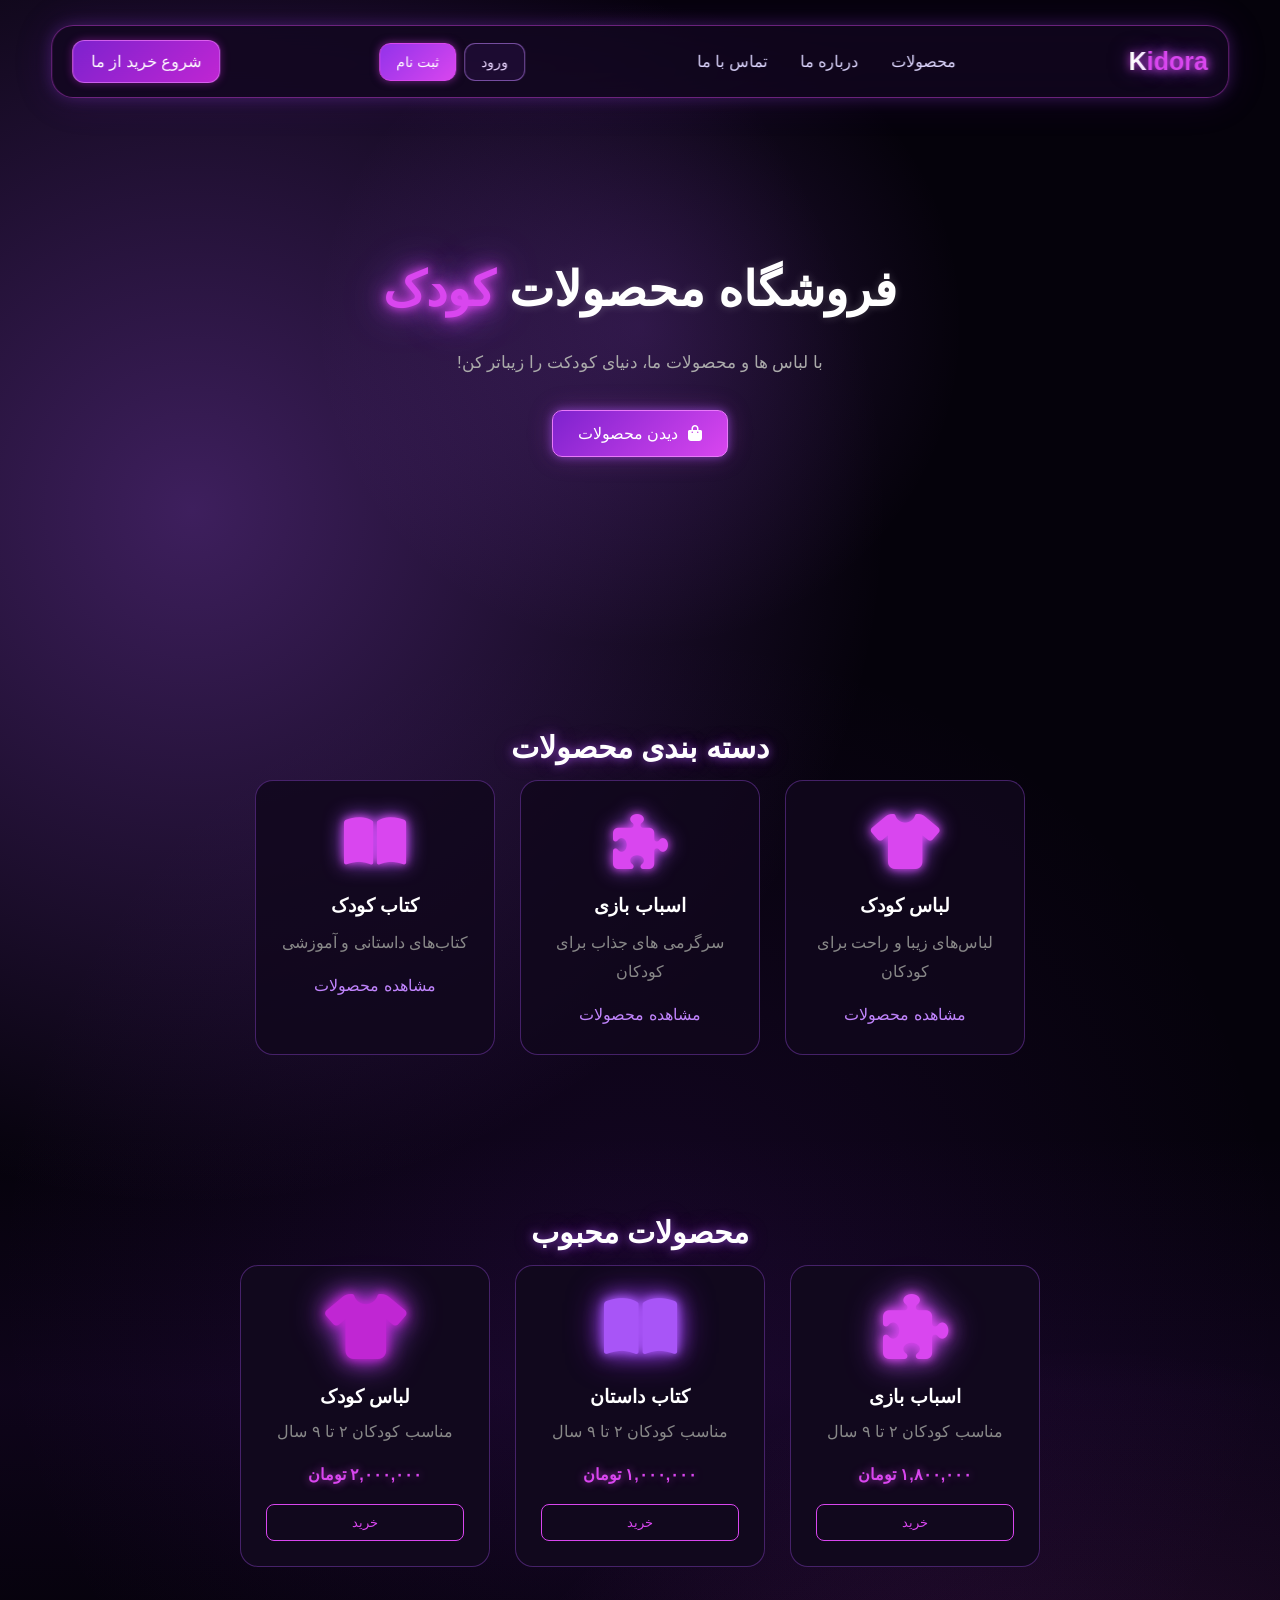
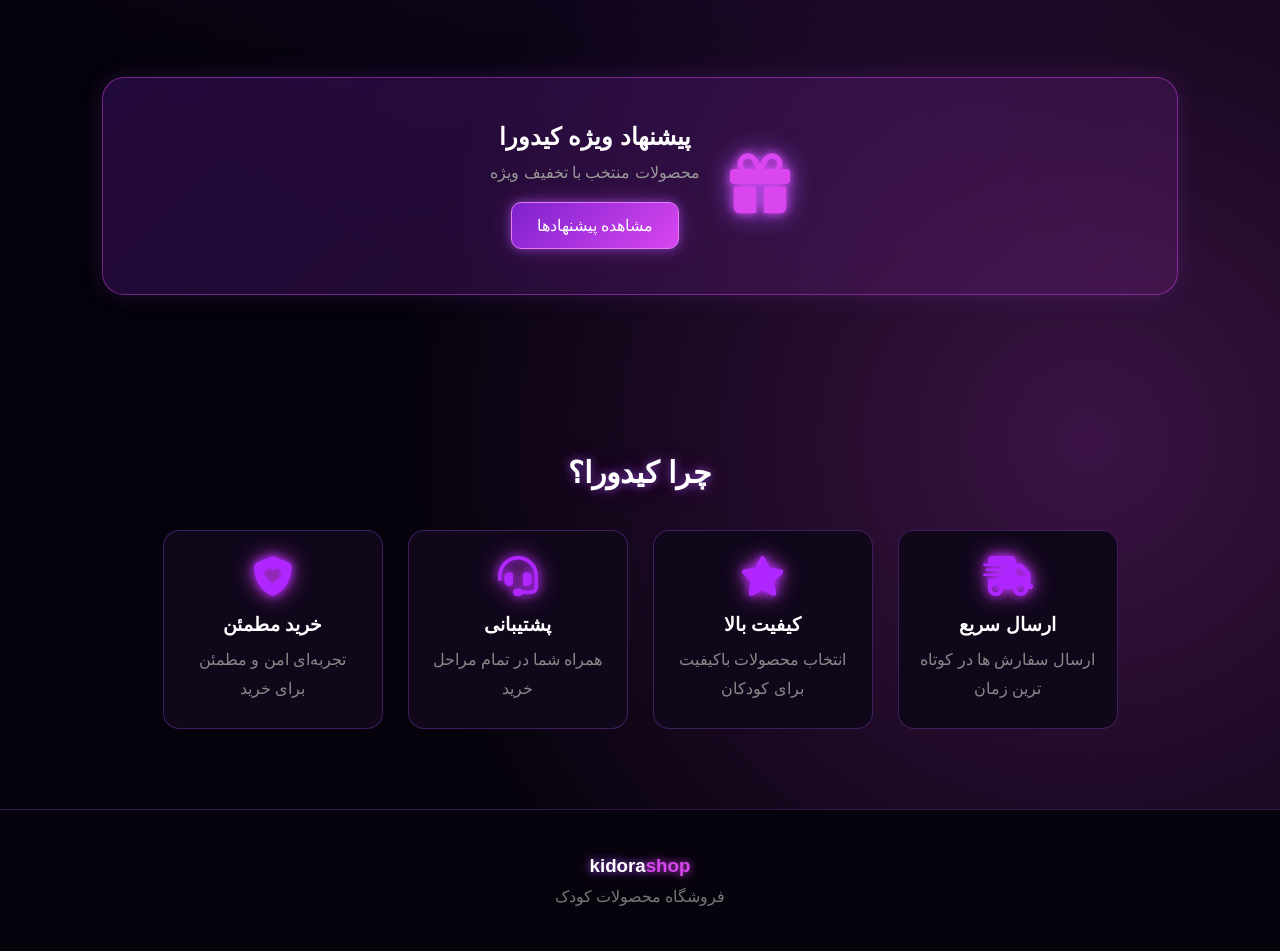
<file: index.html>
<!DOCTYPE html>
<html lang="fa" dir="rtl">

<head>

    <meta charset="UTF-8">

    <meta name="viewport" content="width=device-width, initial-scale=1.0">

    <title>Kidora | فروشگاه کودک</title>

    <link rel="stylesheet" href="index.css">

    <!-- Font Awesome -->
    <link rel="stylesheet"
          href="https://cdnjs.cloudflare.com/ajax/libs/font-awesome/6.5.2/css/all.min.css">

</head>


<body>

    <nav class="navbar">

        <a href="index.html" class="logo">
            K<span>idora</span>
        </a>


        <input type="checkbox" id="menu-kidora">


        <ul class="menu">


            <li>
                <a href="product.html">محصولات</a>
            </li>

            <li>
                <a href="about.html">درباره ما</a>
            </li>

            <li>
                <a href="contact.html">تماس با ما</a>
            </li>

        </ul>


        <!-- ورود و ثبت نام -->

        <div class="auth-links">

            <a href="login.html" class="login-link">
                ورود
            </a>

            <a href="register.html" class="register-link">
                ثبت نام
            </a>

        </div>


        <!-- شروع خرید -->

        <a href="#" class="contact">
            شروع خرید از ما
        </a>


        <!-- منوی موبایل -->

        <label for="menu-kidora" class="hamberger">

            <span class="open">☰</span>

            <span class="close">✕</span>

        </label>

    </nav>


    <!-- =========================
         HERO
         بخش جدید
    ========================== -->

    <section class="hero">

        <div>

            <h1>
                فروشگاه محصولات
                <span>کودک</span>
            </h1>

            <p>
                با لباس ها و محصولات ما،
                دنیای کودکت را زیباتر کن!
            </p>

            <a href="product.html" class="btn">
                <i class="fa-solid fa-bag-shopping"></i>
                دیدن محصولات
            </a>

        </div>

    </section>


    <!-- =========================
         CATEGORIES
         بخش جدید
    ========================== -->

    <section class="categories">

        <h2>
            دسته بندی محصولات
        </h2>

        <div class="category-cards">


            <div class="category-card">

                <div class="category-icon">
                    <i class="fa-solid fa-shirt"></i>
                </div>

                <h3>
                    لباس کودک
                </h3>

                <p>
                    لباس‌های زیبا و راحت برای کودکان
                </p>

                <a href="product.html">
                    مشاهده محصولات
                </a>

            </div>


            <div class="category-card">

                <div class="category-icon">
                    <i class="fa-solid fa-puzzle-piece"></i>
                </div>

                <h3>
                    اسباب بازی
                </h3>

                <p>
                    سرگرمی های جذاب برای کودکان
                </p>

                <a href="product.html">
                    مشاهده محصولات
                </a>

            </div>


            <div class="category-card">

                <div class="category-icon">
                    <i class="fa-solid fa-book-open"></i>
                </div>

                <h3>
                    کتاب کودک
                </h3>

                <p>
                    کتاب‌های داستانی و آموزشی
                </p>

                <a href="product.html">
                    مشاهده محصولات
                </a>

            </div>


        </div>

    </section>


    <!-- =========================
         POPULAR PRODUCTS
         بخش جدید
    ========================== -->

    <section class="product">

        <h2>
            محصولات محبوب
        </h2>


        <div class="cards">


            <div class="card">

                <div class="icon iconpink">
                    <i class="fa-solid fa-puzzle-piece"></i>
                </div>

                <h3>
                    اسباب بازی
                </h3>

                <p>
                    مناسب کودکان ۲ تا ۹ سال
                </p>

                <strong>
                    ۱,۸۰۰,۰۰۰ تومان
                </strong>

                <button type="button">
                    خرید
                </button>

            </div>


            <div class="card">

                <div class="icon iconpurple">
                    <i class="fa-solid fa-book-open"></i>
                </div>

                <h3>
                    کتاب داستان
                </h3>

                <p>
                    مناسب کودکان ۲ تا ۹ سال
                </p>

                <strong>
                    ۱,۰۰۰,۰۰۰ تومان
                </strong>

                <button type="button">
                    خرید
                </button>

            </div>


            <div class="card">

                <div class="icon iconviolet">
                    <i class="fa-solid fa-shirt"></i>
                </div>

                <h3>
                    لباس کودک
                </h3>

                <p>
                    مناسب کودکان ۲ تا ۹ سال
                </p>

                <strong>
                    ۲,۰۰۰,۰۰۰ تومان
                </strong>

                <button type="button">
                    خرید
                </button>

            </div>


        </div>

    </section>


    <!-- =========================
         SPECIAL OFFER
         بخش جدید
    ========================== -->

    <section class="offer">

        <div class="offer-icon">

            <i class="fa-solid fa-gift"></i>

        </div>


        <div>

            <h2>
                پیشنهاد ویژه کیدورا
            </h2>

            <p>
                محصولات منتخب با تخفیف ویژه
            </p>

            <a href="product.html" class="btn">
                مشاهده پیشنهادها
            </a>

        </div>

    </section>


    <!-- =========================
         FEATURES
         بخش جدید
    ========================== -->

    <section class="features">

        <h2>
            چرا کیدورا؟
        </h2>


        <div class="feature-cards">


            <div class="feature">

                <i class="fa-solid fa-truck-fast"></i>

                <h3>
                    ارسال سریع
                </h3>

                <p>
                    ارسال سفارش ها در کوتاه ترین زمان
                </p>

            </div>


            <div class="feature">

                <i class="fa-solid fa-star"></i>

                <h3>
                    کیفیت بالا
                </h3>

                <p>
                    انتخاب محصولات باکیفیت برای کودکان
                </p>

            </div>


            <div class="feature">

                <i class="fa-solid fa-headset"></i>

                <h3>
                    پشتیبانی
                </h3>

                <p>
                    همراه شما در تمام مراحل خرید
                </p>

            </div>


            <div class="feature">

                <i class="fa-solid fa-shield-heart"></i>

                <h3>
                    خرید مطمئن
                </h3>

                <p>
                    تجربه‌ای امن و مطمئن برای خرید
                </p>

            </div>


        </div>

    </section>


    <!-- =========================
         FOOTER
         بخش جدید
    ========================== -->

    <footer>

        <h3>
            kidora<span>shop</span>
        </h3>

        <p>
            فروشگاه محصولات کودک
        </p>

    </footer>


</body>

</html>
</file>
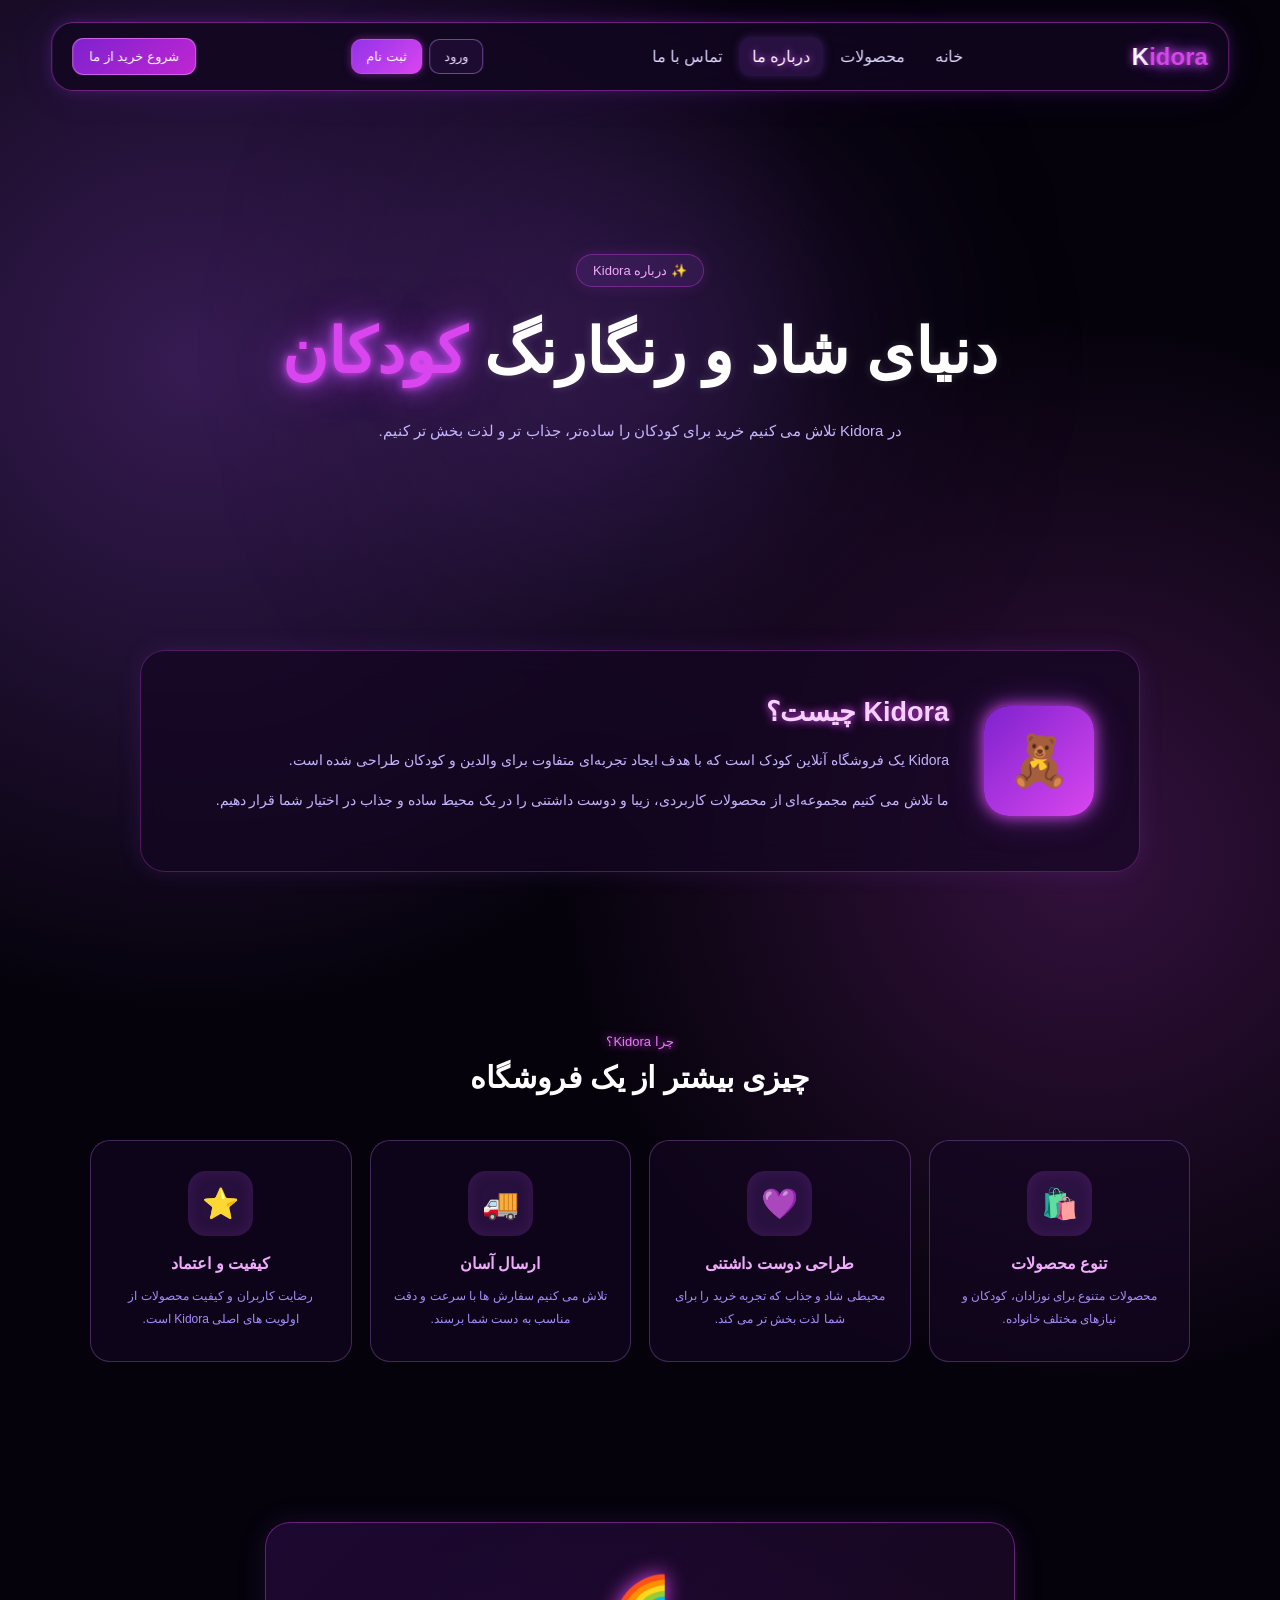
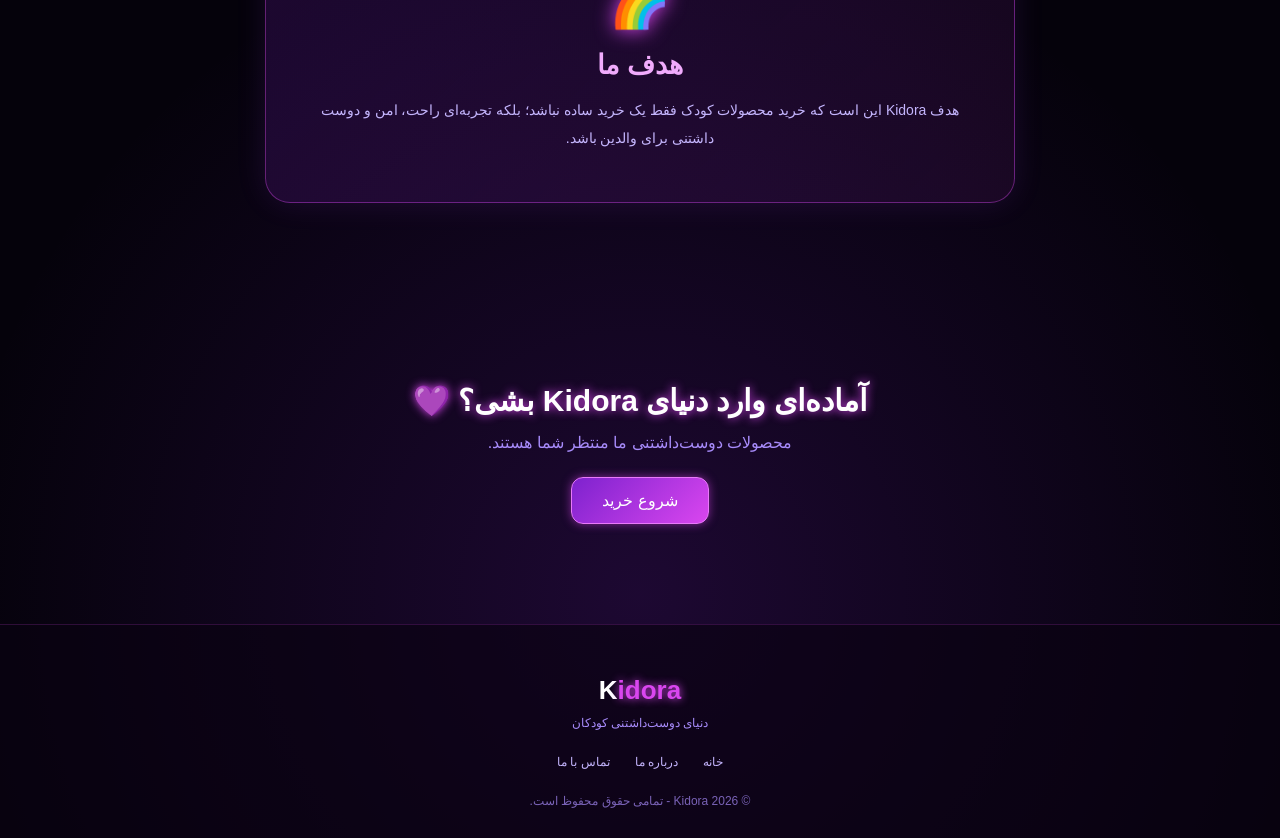
<file: about.html>
<!DOCTYPE html>
<html lang="fa" dir="rtl">

<head>
    <meta charset="UTF-8">
    <meta name="viewport" content="width=device-width, initial-scale=1.0">

    <title>درباره ما | Kidora</title>

    <link rel="stylesheet" href="about.css">
</head>

<body>

    <!-- =========================
         HEADER
    ========================== -->

    <nav class="navbar">

        <a href="index.html" class="logo">
            K<span>idora</span>
        </a>

        <input type="checkbox" id="menu-kidora">

        <ul class="menu">

            <li>
                <a href="index.html">خانه</a>
            </li>

            <li>
                <a href="product.html">محصولات</a>
            </li>

            <li>
                <a href="about.html" class="active">درباره ما</a>
            </li>

            <li>
                <a href="contact.html">تماس با ما</a>
            </li>

        </ul>

        <div class="auth-links">

            <a href="login.html" class="login-link">
                ورود
            </a>

            <a href="register.html" class="register-link">
                ثبت نام
            </a>

        </div>

        <a href="#" class="contact-btn">
            شروع خرید از ما
        </a>

        <label for="menu-kidora" class="hamburger">

            <span class="open">☰</span>

            <span class="close">✕</span>

        </label>

    </nav>


    <!-- =========================
         ABOUT HERO
    ========================== -->

    <main>

        <section class="about-hero">

            <div class="hero-content">

                <span class="small-title">
                    ✨ درباره Kidora
                </span>

                <h1>
                    دنیای شاد و رنگارنگ
                    <span>کودکان</span>
                </h1>

                <p>
                    در Kidora تلاش می کنیم خرید برای کودکان را
                    ساده‌تر، جذاب تر و لذت بخش تر کنیم.
                </p>

            </div>

        </section>


        <!-- =========================
             ABOUT INTRO
        ========================== -->

        <section class="about-section">

            <div class="about-card">

                <div class="card-icon">
                    🧸
                </div>

                <div class="about-text">

                    <h2>
                        Kidora چیست؟
                    </h2>

                    <p>
                        Kidora یک فروشگاه آنلاین کودک است که با هدف
                        ایجاد تجربه‌ای متفاوت برای والدین و کودکان
                        طراحی شده است.
                    </p>

                    <p>
                        ما تلاش می کنیم مجموعه‌ای از محصولات کاربردی،
                        زیبا و دوست داشتنی را در یک محیط ساده و جذاب
                        در اختیار شما قرار دهیم.
                    </p>

                </div>

            </div>

        </section>


        <!-- =========================
             FEATURES
        ========================== -->

        <section class="features-section">

            <div class="section-title">

                <span>
                    چرا Kidora؟
                </span>

                <h2>
                    چیزی بیشتر از یک فروشگاه
                </h2>

            </div>


            <div class="features-grid">

                <div class="feature-card">

                    <div class="feature-icon">
                        🛍️
                    </div>

                    <h3>
                        تنوع محصولات
                    </h3>

                    <p>
                        محصولات متنوع برای نوزادان، کودکان
                        و نیازهای مختلف خانواده.
                    </p>

                </div>


                <div class="feature-card">

                    <div class="feature-icon">
                        💜
                    </div>

                    <h3>
                        طراحی دوست داشتنی
                    </h3>

                    <p>
                        محیطی شاد و جذاب که تجربه خرید را
                        برای شما لذت بخش تر می کند.
                    </p>

                </div>


                <div class="feature-card">

                    <div class="feature-icon">
                        🚚
                    </div>

                    <h3>
                        ارسال آسان
                    </h3>

                    <p>
                        تلاش می کنیم سفارش ها با سرعت و
                        دقت مناسب به دست شما برسند.
                    </p>

                </div>


                <div class="feature-card">

                    <div class="feature-icon">
                        ⭐
                    </div>

                    <h3>
                        کیفیت و اعتماد
                    </h3>

                    <p>
                        رضایت کاربران و کیفیت محصولات از
                        اولویت های اصلی Kidora است.
                    </p>

                </div>

            </div>

        </section>


        <!-- =========================
             MISSION
        ========================== -->

        <section class="mission-section">

            <div class="mission-card">

                <div class="mission-icon">
                    🌈
                </div>

                <h2>
                    هدف ما
                </h2>

                <p>
                    هدف Kidora این است که خرید محصولات کودک
                    فقط یک خرید ساده نباشد؛ بلکه تجربه‌ای
                    راحت، امن و دوست داشتنی برای والدین باشد.
                </p>

            </div>

        </section>


        <!-- =========================
             CTA
        ========================== -->

        <section class="about-cta">

            <h2>
                آماده‌ای وارد دنیای Kidora بشی؟ 💜
            </h2>

            <p>
                محصولات دوست‌داشتنی ما منتظر شما هستند.
            </p>

            <a href="#" class="cta-button">
                شروع خرید
            </a>

        </section>

    </main>


    <!-- =========================
         FOOTER
    ========================== -->

    <footer class="footer">

        <div class="footer-logo">
            K<span>idora</span>
        </div>

        <p>
            دنیای دوست‌داشتنی کودکان
        </p>

        <div class="footer-links">

            <a href="index.html">
                خانه
            </a>

            <a href="about.html">
                درباره ما
            </a>

            <a href="contact.html">
                تماس با ما
            </a>

        </div>

        <p class="copyright">
            © 2026 Kidora - تمامی حقوق محفوظ است.
        </p>

    </footer>

</body>

</html>
</file>
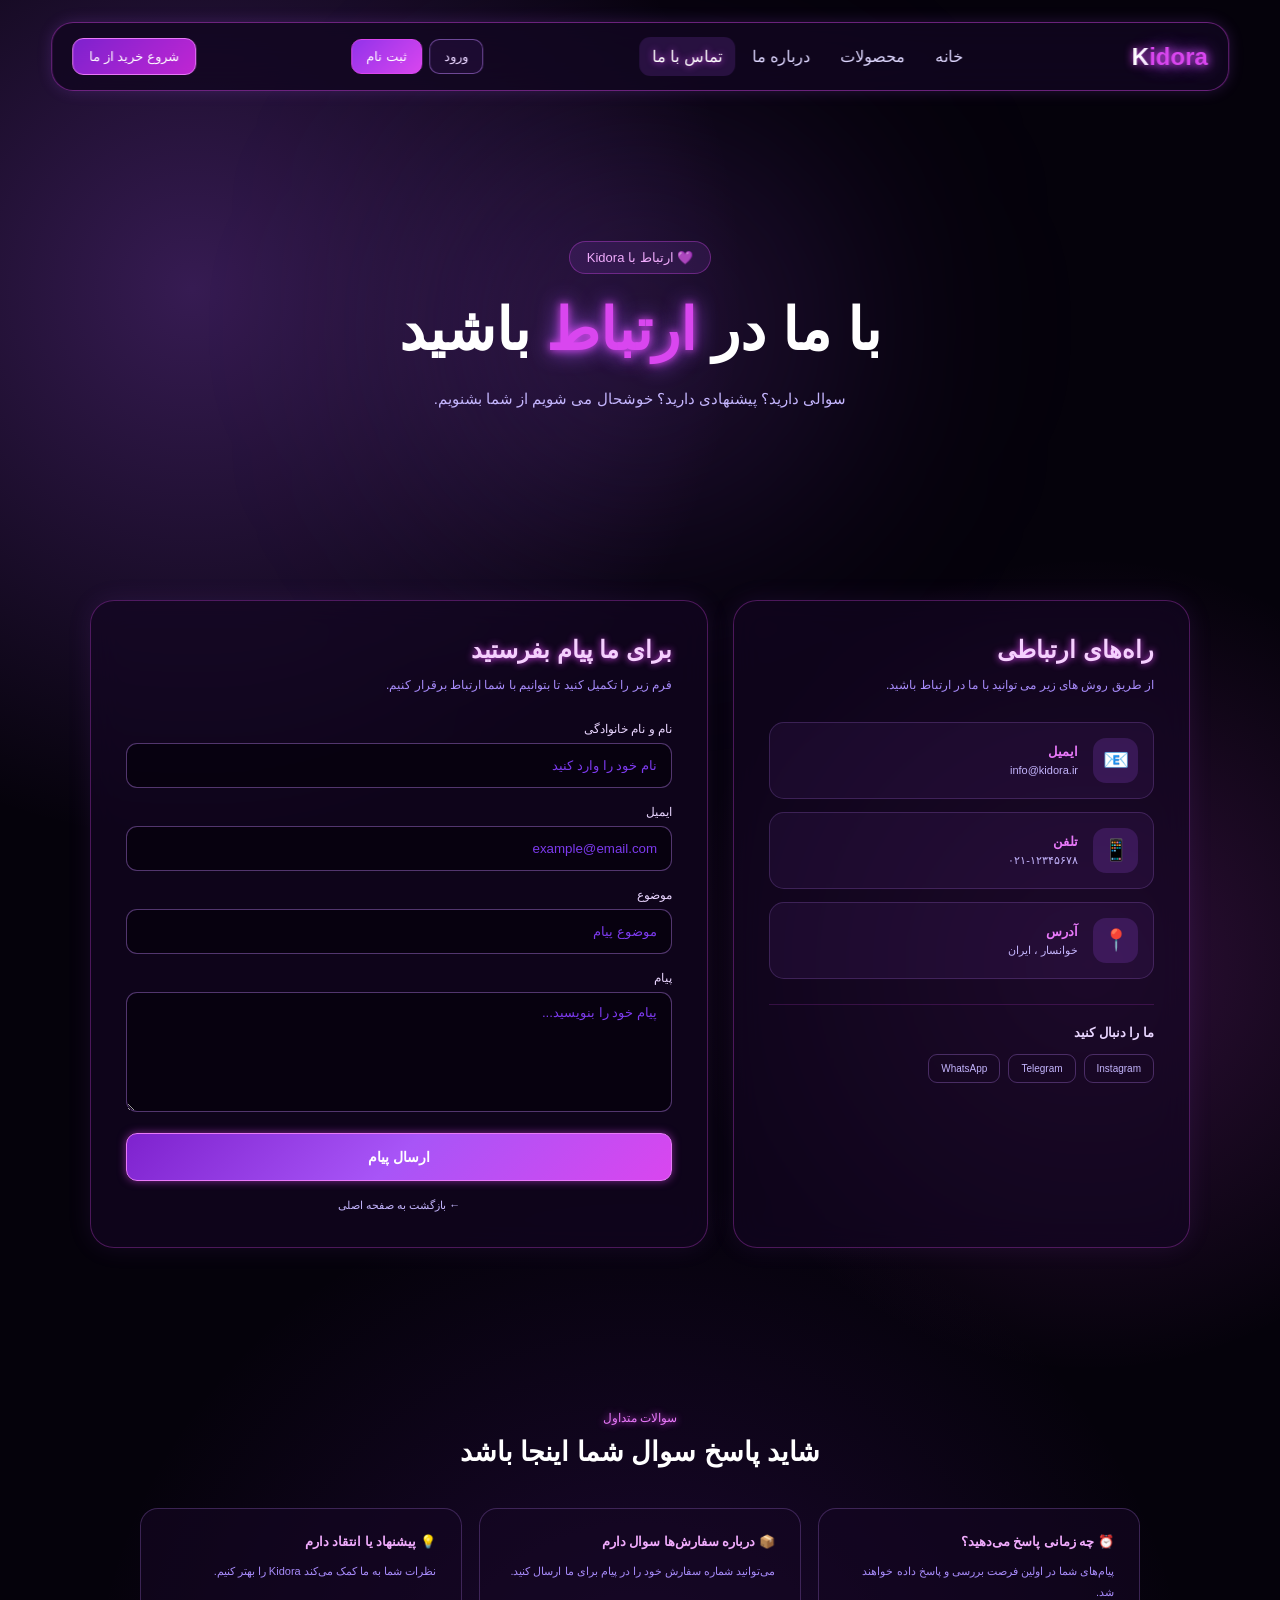
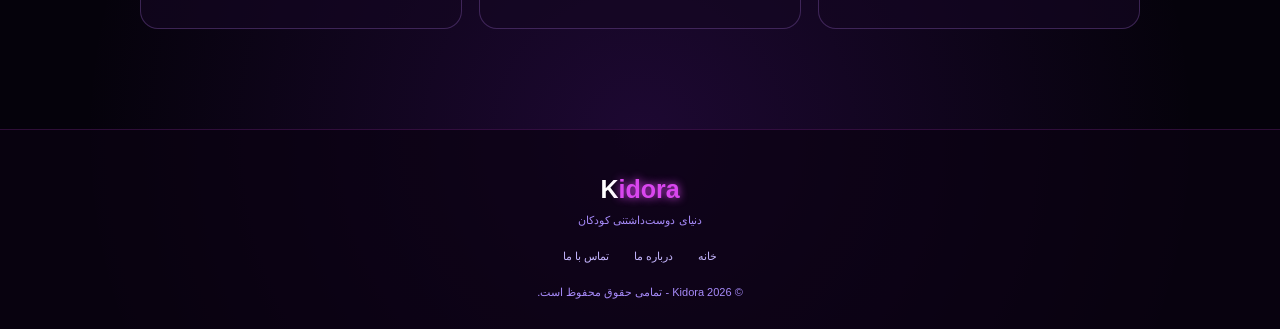
<file: contact.html>
<!DOCTYPE html>
<html lang="fa" dir="rtl">

<head>

    <meta charset="UTF-8">

    <meta name="viewport" content="width=device-width, initial-scale=1.0">

    <title>تماس با ما | Kidora</title>

    <link rel="stylesheet" href="contact.css">

</head>


<body>


    <!-- =========================
         HEADER
    ========================== -->

    <nav class="navbar">

        <a href="index.html" class="logo">
            K<span>idora</span>
        </a>


        <input type="checkbox" id="menu-kidora">


        <ul class="menu">

            <li>
                <a href="index.html">
                    خانه
                </a>
            </li>

            <li>
                <a href="product.html">
                    محصولات
                </a>
            </li>

            <li>
                <a href="about.html">
                    درباره ما
                </a>
            </li>

            <li>
                <a href="contact.html" class="active">
                    تماس با ما
                </a>
            </li>

        </ul>


        <div class="auth-links">

            <a href="login.html" class="login-link">
                ورود
            </a>

            <a href="register.html" class="register-link">
                ثبت نام
            </a>

        </div>


        <a href="#" class="contact-btn">
            شروع خرید از ما
        </a>


        <label for="menu-kidora" class="hamburger">

            <span class="open">☰</span>

            <span class="close">✕</span>

        </label>

    </nav>


    <!-- =========================
         HERO
    ========================== -->

    <main>

        <section class="contact-hero">

            <span class="small-title">
                💜 ارتباط با Kidora
            </span>

            <h1>
                با ما در
                <span>ارتباط</span>
                باشید
            </h1>

            <p>
                سوالی دارید؟ پیشنهادی دارید؟
                خوشحال می شویم از شما بشنویم.
            </p>

        </section>


        <!-- =========================
             CONTACT CONTENT
        ========================== -->

        <section class="contact-section">


            <!-- CONTACT INFO -->

            <div class="contact-info">

                <h2>
                    راه‌های ارتباطی
                </h2>

                <p class="info-description">
                    از طریق روش های زیر می توانید با ما
                    در ارتباط باشید.
                </p>


                <div class="info-card">

                    <div class="info-icon">
                        📧
                    </div>

                    <div>
                        <h3>
                            ایمیل
                        </h3>

                        <p>
                            info@kidora.ir
                        </p>
                    </div>

                </div>


                <div class="info-card">

                    <div class="info-icon">
                        📱
                    </div>

                    <div>
                        <h3>
                            تلفن
                        </h3>

                        <p>
                            ۰۲۱-۱۲۳۴۵۶۷۸
                        </p>
                    </div>

                </div>


                <div class="info-card">

                    <div class="info-icon">
                        📍
                    </div>

                    <div>
                        <h3>
                            آدرس
                        </h3>

                        <p>
                            خوانسار ، ایران
                        </p>
                    </div>

                </div>


                <div class="social-box">

                    <h3>
                        ما را دنبال کنید
                    </h3>

                    <div class="social-links">

                        <a href="#" title="Instagram">
                            Instagram
                        </a>

                        <a href="#" title="Telegram">
                            Telegram
                        </a>

                        <a href="#" title="WhatsApp">
                            WhatsApp
                        </a>

                    </div>

                </div>

            </div>


            <!-- CONTACT FORM -->

            <div class="contact-form-card">

                <h2>
                    برای ما پیام بفرستید
                </h2>

                <p>
                    فرم زیر را تکمیل کنید تا بتوانیم
                    با شما ارتباط برقرار کنیم.
                </p>


                <form>


                    <div class="form-group">

                        <label for="name">
                            نام و نام خانوادگی
                        </label>

                        <input
                            type="text"
                            id="name"
                            placeholder="نام خود را وارد کنید"
                            required
                        >

                    </div>


                    <div class="form-group">

                        <label for="email">
                            ایمیل
                        </label>

                        <input
                            type="email"
                            id="email"
                            placeholder="example@email.com"
                            required
                        >

                    </div>


                    <div class="form-group">

                        <label for="subject">
                            موضوع
                        </label>

                        <input
                            type="text"
                            id="subject"
                            placeholder="موضوع پیام"
                            required
                        >

                    </div>


                    <div class="form-group">

                        <label for="message">
                            پیام
                        </label>

                        <textarea
                            id="message"
                            placeholder="پیام خود را بنویسید..."
                            required
                        ></textarea>

                    </div>


                    <button
                        type="submit"
                        class="send-btn"
                    >
                        ارسال پیام
                    </button>


                    <a
                        href="index.html"
                        class="back-home"
                    >
                        ← بازگشت به صفحه اصلی
                    </a>

                </form>

            </div>

        </section>


        <!-- =========================
             FAQ
        ========================== -->

        <section class="faq-section">

            <div class="section-title">

                <span>
                    سوالات متداول
                </span>

                <h2>
                    شاید پاسخ سوال شما اینجا باشد
                </h2>

            </div>


            <div class="faq-grid">

                <div class="faq-card">

                    <h3>
                        ⏰ چه زمانی پاسخ می‌دهید؟
                    </h3>

                    <p>
                        پیام‌های شما در اولین فرصت بررسی
                        و پاسخ داده خواهند شد.
                    </p>

                </div>


                <div class="faq-card">

                    <h3>
                        📦 درباره سفارش‌ها سوال دارم
                    </h3>

                    <p>
                        می‌توانید شماره سفارش خود را در
                        پیام برای ما ارسال کنید.
                    </p>

                </div>


                <div class="faq-card">

                    <h3>
                        💡 پیشنهاد یا انتقاد دارم
                    </h3>

                    <p>
                        نظرات شما به ما کمک می‌کند
                        Kidora را بهتر کنیم.
                    </p>

                </div>

            </div>

        </section>

    </main>


    <!-- =========================
         FOOTER
    ========================== -->

    <footer class="footer">

        <div class="footer-logo">
            K<span>idora</span>
        </div>

        <p>
            دنیای دوست‌داشتنی کودکان
        </p>

        <div class="footer-links">

            <a href="index.html">
                خانه
            </a>

            <a href="about.html">
                درباره ما
            </a>

            <a href="contact.html">
                تماس با ما
            </a>

        </div>

        <p class="copyright">
            © 2026 Kidora - تمامی حقوق محفوظ است.
        </p>

    </footer>


</body>

</html>
</file>
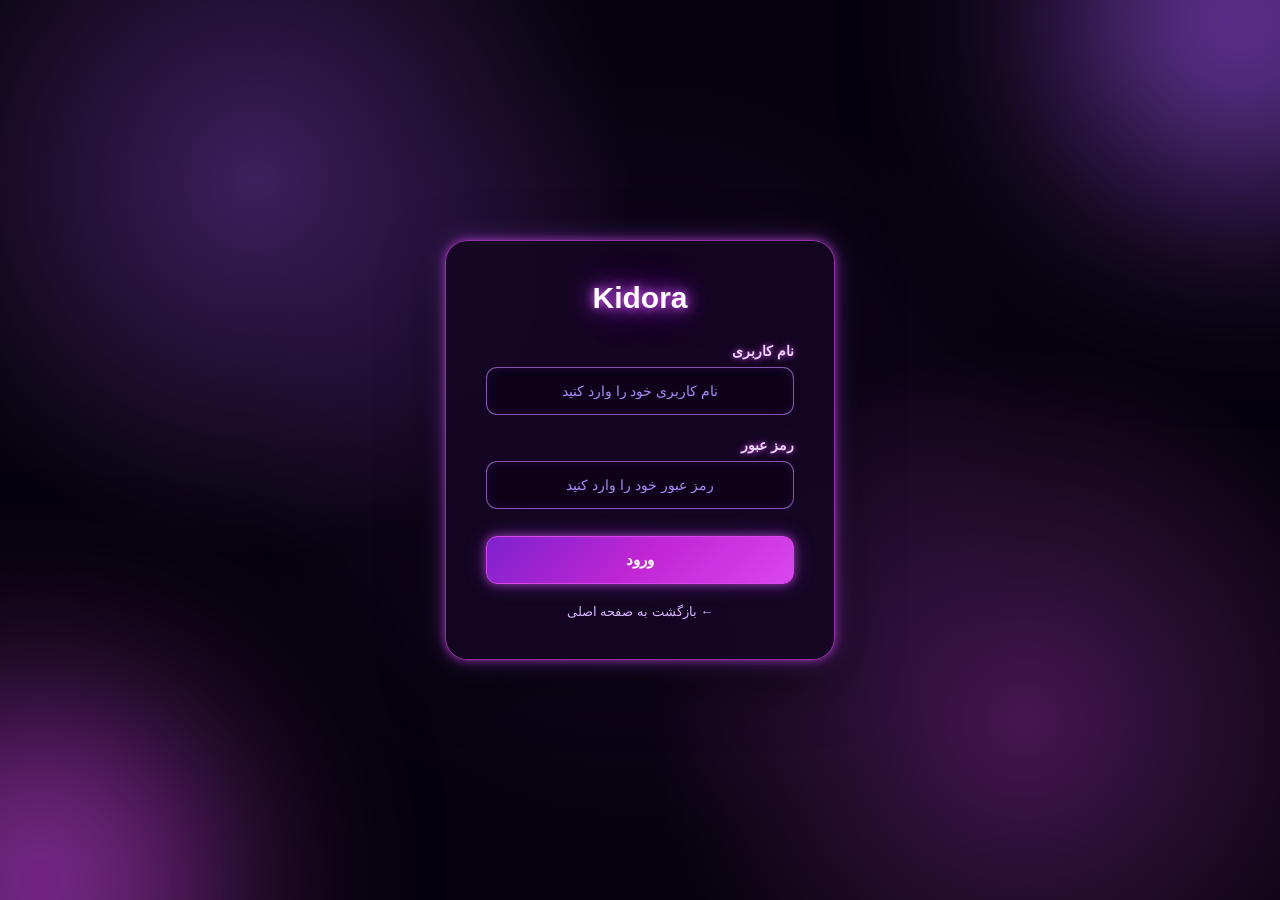
<file: login.html>
<!DOCTYPE html>
<html lang="fa" dir="rtl">

<head>

    <meta charset="UTF-8">

    <meta name="viewport" content="width=device-width, initial-scale=1.0">

    <title>ورود | Kidora</title>

    <link rel="stylesheet" href="login.css">

</head>


<body>

    <form>

        <div class="username">

            <p>نام کاربری</p>

            <input
                type="text"
                placeholder="نام کاربری خود را وارد کنید"
                required
            >

        </div>


        <div class="password">

            <p>رمز عبور</p>

            <input
                type="password"
                placeholder="رمز عبور خود را وارد کنید"
                required
            >

        </div>


        <input
            type="submit"
            value="ورود"
        >


        <a href="index.html" class="back-home">
            ← بازگشت به صفحه اصلی
        </a>

    </form>

</body>

</html>
</file>
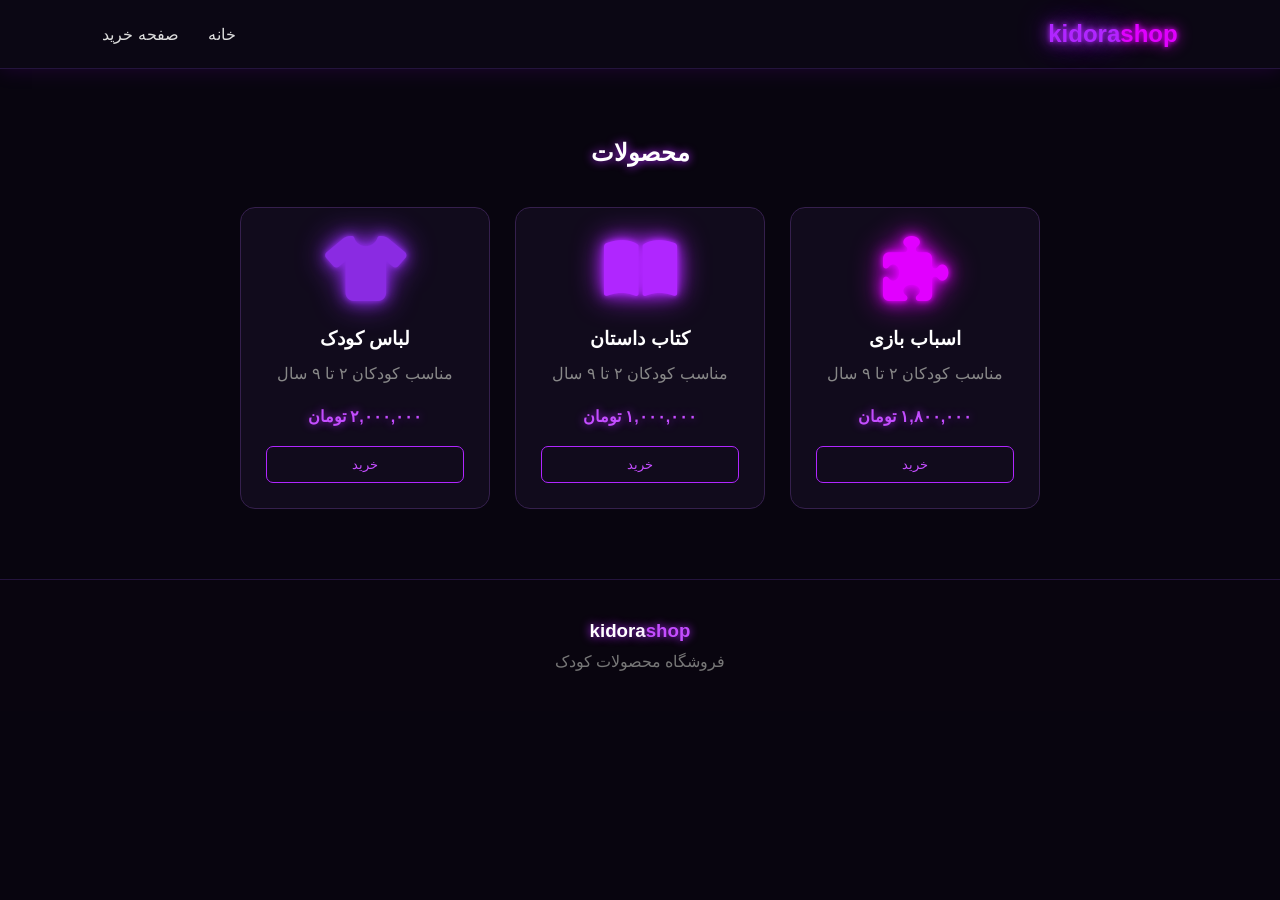
<file: product.html>
<!DOCTYPE html>
<html lang="fa" dir="rtl">

<head>

    <meta charset="UTF-8">

    <meta name="viewport"
          content="width=device-width, initial-scale=1.0">

    <title>Kidora | محصولات</title>

    <link rel="stylesheet" href="product.css">

    <!-- Font Awesome -->
    <link rel="stylesheet"
          href="https://cdnjs.cloudflare.com/ajax/libs/font-awesome/6.5.2/css/all.min.css">

</head>


<body>


    <!-- =========================
         HEADER
    ========================== -->

    <header>

        <h2>
            kidora<span>shop</span>
        </h2>


        <nav>

            <a href="index.html">
                خانه
            </a>

            <a href="#">
                صفحه خرید
            </a>

        </nav>

    </header>



    <!-- =========================
         PRODUCTS
    ========================== -->

    <section id="product" class="product">

        <h2>
            محصولات
        </h2>


        <div class="cards">


            <!-- =========================
                 TOYS
            ========================== -->

            <div class="card">

                <div class="icon iconpink">

                    <i class="fa-solid fa-puzzle-piece"></i>

                </div>


                <h3>
                    اسباب بازی
                </h3>


                <p>
                    مناسب کودکان ۲ تا ۹ سال
                </p>


                <strong>
                    ۱,۸۰۰,۰۰۰ تومان
                </strong>


                <button type="button">
                    خرید
                </button>

            </div>



            <!-- =========================
                 BOOK
            ========================== -->

            <div class="card">

                <div class="icon iconpurple">

                    <i class="fa-solid fa-book-open"></i>

                </div>


                <h3>
                    کتاب داستان
                </h3>


                <p>
                    مناسب کودکان ۲ تا ۹ سال
                </p>


                <strong>
                    ۱,۰۰۰,۰۰۰ تومان
                </strong>


                <button type="button">
                    خرید
                </button>

            </div>



            <!-- =========================
                 CLOTHES
            ========================== -->

            <div class="card">

                <div class="icon iconviolet">

                    <i class="fa-solid fa-shirt"></i>

                </div>


                <h3>
                    لباس کودک
                </h3>


                <p>
                    مناسب کودکان ۲ تا ۹ سال
                </p>


                <strong>
                    ۲,۰۰۰,۰۰۰ تومان
                </strong>


                <button type="button">
                    خرید
                </button>

            </div>


        </div>

    </section>



    <!-- =========================
         FOOTER
    ========================== -->

    <footer>

        <h3>
            kidora<span>shop</span>
        </h3>

        <p>
            فروشگاه محصولات کودک
        </p>

    </footer>


</body>

</html>
</file>
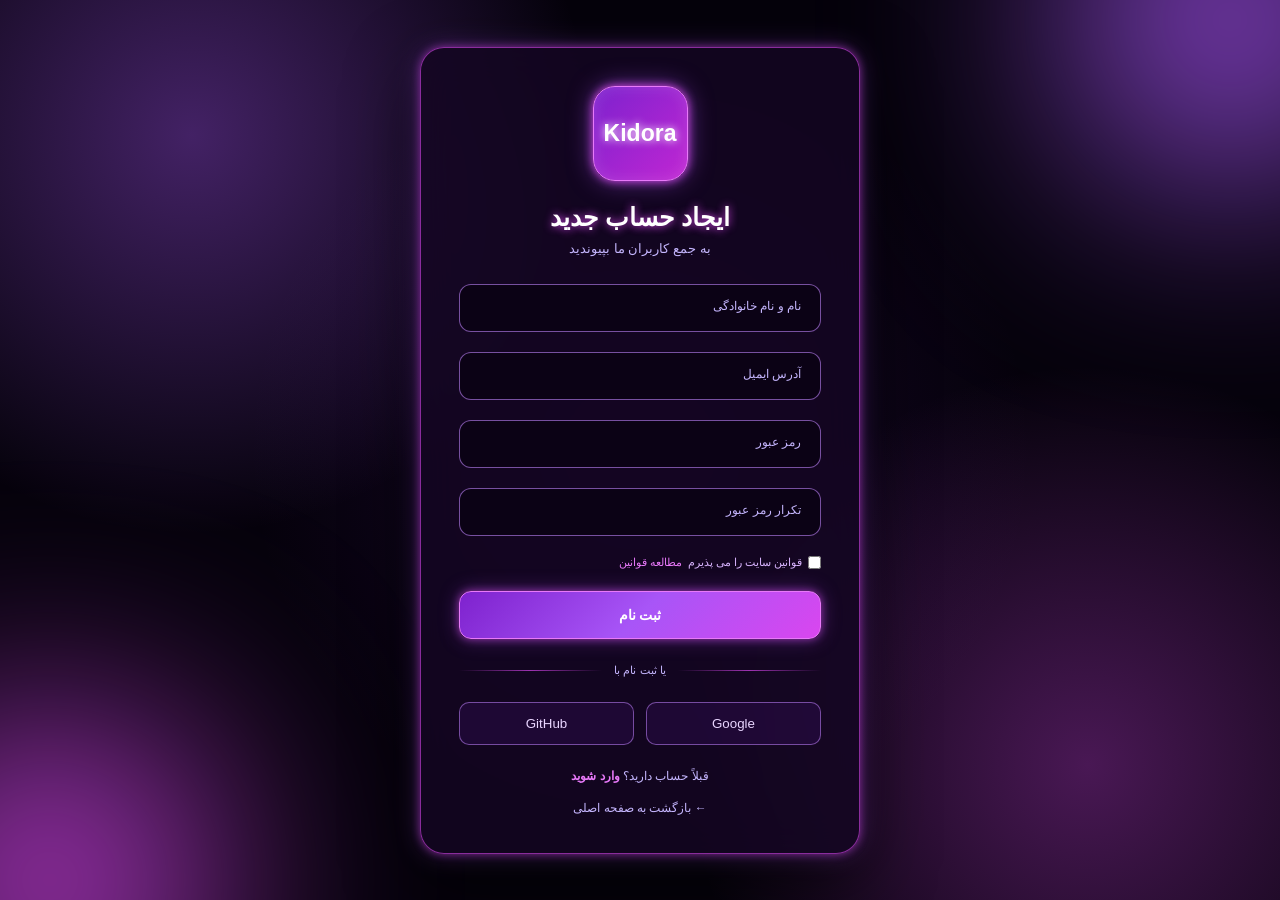
<file: register.html>
<!DOCTYPE html>
<html lang="fa" dir="rtl">

<head>

    <meta charset="UTF-8">

    <meta name="viewport" content="width=device-width, initial-scale=1.0">

    <title>ثبت نام | Kidora</title>

    <link rel="stylesheet" href="register.css">

</head>


<body>

    <div class="container">


        <div class="logo">
            Kidora
        </div>


        <h1>
            ایجاد حساب جدید
        </h1>


        <p class="description">
            به جمع کاربران ما بپیوندید
        </p>


        <form>

            <div class="input-box">

                <input
                    type="text"
                    id="name"
                    placeholder=" "
                    required
                >

                <label for="name">
                    نام و نام خانوادگی
                </label>

            </div>


            <div class="input-box">

                <input
                    type="email"
                    id="email"
                    placeholder=" "
                    required
                >

                <label for="email">
                    آدرس ایمیل
                </label>

            </div>


            <div class="input-box">

                <input
                    type="password"
                    id="password"
                    placeholder=" "
                    required
                >

                <label for="password">
                    رمز عبور
                </label>

            </div>


            <div class="input-box">

                <input
                    type="password"
                    id="confirm"
                    placeholder=" "
                    required
                >

                <label for="confirm">
                    تکرار رمز عبور
                </label>

            </div>


            <label class="remember">

                <input
                    type="checkbox"
                    required
                >

                <span>
                    قوانین سایت را می پذیرم
                </span>

                <a href="#">
                    مطالعه قوانین
                </a>

            </label>


            <button
                class="btn"
                type="submit"
            >
                ثبت نام
            </button>

        </form>


        <div class="divider">
            <span>یا ثبت نام با</span>
        </div>


        <div class="social">

            <button type="button">
                Google
            </button>

            <button type="button">
                GitHub
            </button>

        </div>


        <div class="login">

            قبلاً حساب دارید؟

            <a href="login.html">
                وارد شوید
            </a>

        </div>


        <a href="index.html" class="back-home">
            ← بازگشت به صفحه اصلی
        </a>


    </div>

</body>

</html>
</file>
<file: index.css>
/* =====================================================
   KIDORA - NEON PURPLE HOME
===================================================== */

*,
*::before,
*::after{
    margin: 0;
    padding: 0;
    box-sizing: border-box;
}
body{
    min-height: 100vh;
    font-family: tahoma,arial,sans-serif;
    background: 
    radial-gradient(circle at 15% 20%,rgba(168,85,247,0.35),transparent 30%),
    radial-gradient(circle at 85% 80%,rgba(217,70,239,0.25),transparent 30%),
    radial-gradient(circle at 50% 50%,rgba(126,34,206,0.12),transparent 45%),
    #05020b;

    color: #ffffff;
}

/* =====================================================
   NAVBAR
===================================================== */

.navbar{
    width: 92%;
    max-width: 1200px;

    position: fixed;
    top: 25px;
    left: 50%;
    transform: translateX(-50%);
    padding: 14px 20px;
    display: flex;
    align-items: center;
    justify-content: space-between;
    gap: 20px;

    background: rgba(18,7,32,0.78);
    border: 1px solid rgba(217, 70, 239, 0.45);
    border-radius: 22px;
    backdrop-filter: blur(20px);
    -webkit-backdrop-filter: blur(20px);
    box-shadow: 
    0 0 15px rgba(168,85,247,0.25),
    0 0 40px rgba(126,34,206,0.15);
    z-index: 1000;
}

/* =====================================================
   LOGO
===================================================== */

.logo {
    color: #ffffff;
    text-decoration: none;

    font-size: 25px;
    font-weight: bold;

    text-shadow:
        0 0 8px rgba(217, 70, 239, 0.8),
        0 0 20px rgba(168, 85, 247, 0.5);

    white-space: nowrap;
}

.logo span {
    color: #d946ef;

    text-shadow:
        0 0 8px #d946ef,
        0 0 18px #a855f7;
}


/* =====================================================
   MENU
===================================================== */

.menu {
    display: flex;
    align-items: center;
    gap: 5px;

    list-style: none;
}

.menu a {
    display: block;

    color: #ddd6fe;
    text-decoration: none;

    padding: 11px 14px;

    border-radius: 12px;

    transition: 0.3s ease;
}

.menu a:hover {
    color: #ffffff;

    background: rgba(168, 85, 247, 0.18);

    box-shadow:
        0 0 10px rgba(168, 85, 247, 0.25);

    text-shadow:
        0 0 8px #d946ef;
}


/* =====================================================
   LOGIN / REGISTER BUTTONS
===================================================== */

.auth-links {
    display: flex;
    align-items: center;
    gap: 8px;
}

.auth-links a {
    text-decoration: none;
    padding: 10px 16px;

    border-radius: 11px;

    font-size: 14px;

    transition: 0.3s ease;
}

.login-link {
    color: #e9d5ff;

    border: 1px solid rgba(192, 132, 252, 0.55);

    background: rgba(168, 85, 247, 0.08);
}

.login-link:hover {
    color: #ffffff;

    background: rgba(168, 85, 247, 0.2);

    box-shadow:
        0 0 10px rgba(168, 85, 247, 0.5);
}

.register-link {
    color: #ffffff;

    background: linear-gradient(
        135deg,
        #9333ea,
        #d946ef
    );

    border: 1px solid #d946ef;

    box-shadow:
        0 0 8px rgba(217, 70, 239, 0.5);
}

.register-link:hover {
    transform: translateY(-2px);

    box-shadow:
        0 0 10px #d946ef,
        0 0 25px rgba(217, 70, 239, 0.6);
}


/* =====================================================
   CONTACT / START SHOPPING
===================================================== */

.contact {
    color: #ffffff;

    text-decoration: none;

    padding: 11px 18px;

    border-radius: 12px;

    background: linear-gradient(
        135deg,
        #7e22ce,
        #c026d3
    );

    border: 1px solid rgba(232, 121, 249, 0.7);

    box-shadow:
        0 0 8px rgba(192, 38, 211, 0.45);

    transition: 0.3s ease;

    white-space: nowrap;
}

.contact:hover {
    transform: translateY(-2px);

    box-shadow:
        0 0 10px #d946ef,
        0 0 25px rgba(168, 85, 247, 0.55);
}


/* =====================================================
   MOBILE MENU CHECKBOX
===================================================== */

#menu-kidora {
    display: none;
}


/* =====================================================
   HAMBURGER
===================================================== */

.hamberger {
    display: none;

    width: 45px;
    height: 45px;

    align-items: center;
    justify-content: center;

    border-radius: 12px;

    background: rgba(168, 85, 247, 0.18);

    border: 1px solid rgba(217, 70, 239, 0.5);

    color: #ffffff;

    font-size: 25px;

    cursor: pointer;

    box-shadow:
        0 0 10px rgba(168, 85, 247, 0.25);
}

.hamberger .close {
    display: none;
}


/* =====================================================
   RESPONSIVE
===================================================== */

@media (max-width: 1200px) {

    .navbar {
        flex-wrap: wrap;
    }

    .hamberger {
        display: flex;
    }

    .menu,
    .contact,
    .auth-links {
        display: none;
        width: 100%;
    }


    #menu-kidora:checked ~ .menu {
        display: flex;

        flex-direction: column;
        align-items: stretch;

        width: 100%;

        margin-top: 12px;
        padding-top: 12px;

        border-top: 1px solid rgba(217, 70, 239, 0.35);

        animation: showMenu 0.3s ease;
    }

    #menu-kidora:checked ~ .menu li a {
        text-align: center;
    }


    #menu-kidora:checked ~ .auth-links {
        display: flex;

        justify-content: center;

        width: 100%;

        margin-top: 10px;
    }


    #menu-kidora:checked ~ .contact {
        display: block;

        width: 100%;

        margin-top: 10px;

        text-align: center;
    }


    #menu-kidora:checked ~ .hamberger .open {
        display: none;
    }

    #menu-kidora:checked ~ .hamberger .close {
        display: inline;
    }
}


/* =====================================================
   ANIMATION
===================================================== */

@keyframes showMenu {

    from {
        opacity: 0;
        transform: translateY(-10px);
    }

    to {
        opacity: 1;
        transform: translateY(0);
    }
}


/* =====================================================
   SMALL MOBILE
===================================================== */

@media (max-width: 480px) {

    .navbar {
        top: 15px;
        width: 94%;
        padding: 12px 14px;
    }

    .logo {
        font-size: 21px;
    }

    .auth-links {
        flex-direction: column;
    }

    .auth-links a {
        width: 100%;
        text-align: center;
    }
}

/* =====================================================
   HOME - HERO
===================================================== */

.hero {
    min-height: 650px;

    display: flex;
    justify-content: center;
    align-items: center;

    text-align: center;

    padding: 140px 8% 80px;

    position: relative;

    background:
        radial-gradient(
            circle at center,
            rgba(168, 85, 247, 0.18),
            transparent 45%
        );
}


.hero h1 {
    font-size: 48px;

    margin-bottom: 20px;

    line-height: 1.5;

    text-shadow:
        0 0 10px rgba(255,255,255,0.2);
}


.hero h1 span {
    color: #d946ef;

    text-shadow:
        0 0 8px #d946ef,
        0 0 20px #d946ef,
        0 0 40px #a855f7;
}


.hero p {
    color: #aaa;

    font-size: 17px;

    line-height: 2;

    margin-bottom: 30px;
}


/* =====================================================
   BUTTON
===================================================== */

.btn {
    display: inline-flex;

    align-items: center;
    justify-content: center;

    gap: 10px;

    padding: 13px 25px;

    color: #ffffff;

    text-decoration: none;

    border-radius: 10px;

    background: linear-gradient(
        135deg,
        #7e22ce,
        #d946ef
    );

    border: 1px solid #e879f9;

    box-shadow:
        0 0 10px rgba(168,85,247,0.6),
        0 0 25px rgba(217,70,239,0.25);

    transition: 0.3s ease;
}


.btn:hover {

    transform: translateY(-3px);

    box-shadow:
        0 0 12px #d946ef,
        0 0 30px rgba(217,70,239,0.7),
        0 0 50px rgba(168,85,247,0.3);
}


/* =====================================================
   CATEGORIES
===================================================== */

.categories {

    padding: 80px 8%;

    text-align: center;
}


.categories h2,
.product h2,
.features h2 {

    font-size: 30px;

    margin-bottom: 15px;

    color: #ffffff;

    text-shadow:
        0 0 10px rgba(168,85,247,0.7),
        0 0 25px rgba(217,70,239,0.25);
}


.section-text {

    color: #888;

    margin-bottom: 40px;
}


/* =====================================================
   CATEGORY CARDS
===================================================== */

.category-cards {

    display: flex;

    justify-content: center;

    gap: 25px;

    flex-wrap: wrap;
}


.category-card {

    width: 240px;

    padding: 30px 20px;

    background: rgba(17,8,29,0.85);

    border: 1px solid rgba(168,85,247,0.35);

    border-radius: 18px;

    transition: 0.3s ease;
}


.category-card:hover {

    transform: translateY(-8px);

    border-color: #d946ef;

    box-shadow:
        0 0 12px rgba(217,70,239,0.6),
        0 0 30px rgba(168,85,247,0.25);
}


.category-icon {

    font-size: 55px;

    margin-bottom: 20px;

    color: #d946ef;

    text-shadow:
        0 0 8px #d946ef,
        0 0 20px #a855f7;
}


.category-card h3 {

    margin-bottom: 12px;
}


.category-card p {

    color: #888;

    line-height: 1.8;

    margin-bottom: 18px;
}


.category-card a {

    color: #c084fc;

    text-decoration: none;

    transition: 0.3s;
}


.category-card a:hover {

    color: #ffffff;

    text-shadow:
        0 0 10px #d946ef;
}


/* =====================================================
   POPULAR PRODUCTS
===================================================== */

.product {

    padding: 80px 8%;

    text-align: center;

    background:
        linear-gradient(
            180deg,
            transparent,
            rgba(126,34,206,0.08),
            transparent
        );
}


.cards {

    display: flex;

    justify-content: center;

    gap: 25px;

    flex-wrap: wrap;
}


.card {

    width: 250px;

    padding: 25px;

    background: #11081d;

    border-radius: 18px;

    border: 1px solid rgba(168,85,247,0.35);

    transition: 0.3s ease;
}


.card:hover {

    transform: translateY(-8px);

    border-color: #d946ef;

    box-shadow:
        0 0 12px rgba(217,70,239,0.5),
        0 0 30px rgba(168,85,247,0.25);
}


.icon {

    font-size: 65px;

    margin-bottom: 20px;
}


.iconpink {

    color: #d946ef;

    text-shadow:
        0 0 8px #d946ef,
        0 0 20px #d946ef,
        0 0 35px #a855f7;
}


.iconpurple {

    color: #a855f7;

    text-shadow:
        0 0 8px #a855f7,
        0 0 20px #a855f7,
        0 0 35px #7e22ce;
}


.iconviolet {

    color: #c026d3;

    text-shadow:
        0 0 8px #c026d3,
        0 0 20px #c026d3,
        0 0 35px #a855f7;
}


.card h3 {

    margin-bottom: 10px;
}


.card p {

    color: #888;

    margin-bottom: 20px;

    line-height: 1.7;
}


.card strong {

    display: block;

    color: #d946ef;

    margin-bottom: 20px;

    text-shadow:
        0 0 8px rgba(217,70,239,0.7);
}


.card button {

    width: 100%;

    padding: 10px;

    border: 1px solid #d946ef;

    border-radius: 8px;

    background: transparent;

    color: #d946ef;

    cursor: pointer;

    transition: 0.3s ease;
}


.card button:hover {

    background: #d946ef;

    color: #ffffff;

    box-shadow:
        0 0 10px #d946ef,
        0 0 25px rgba(217,70,239,0.7);
}


/* =====================================================
   SPECIAL OFFER
===================================================== */

.offer {

    width: 84%;

    max-width: 1100px;

    margin: 30px auto 80px;

    padding: 45px;

    display: flex;

    align-items: center;

    justify-content: center;

    gap: 30px;

    text-align: center;

    background:
        linear-gradient(
            135deg,
            rgba(126,34,206,0.25),
            rgba(217,70,239,0.12)
        );

    border: 1px solid rgba(217,70,239,0.45);

    border-radius: 22px;

    box-shadow:
        0 0 25px rgba(168,85,247,0.15);
}


.offer-icon {

    font-size: 60px;

    color: #d946ef;

    text-shadow:
        0 0 10px #d946ef,
        0 0 25px #a855f7;
}


.offer h2 {

    margin-bottom: 12px;

    color: #ffffff;
}


.offer p {

    color: #999;

    margin-bottom: 20px;
}


/* =====================================================
   FEATURES
===================================================== */

.features {

    padding: 80px 8%;

    text-align: center;
}


.feature-cards {

    display: flex;

    justify-content: center;

    gap: 25px;

    flex-wrap: wrap;

    margin-top: 40px;
}


.feature {

    width: 220px;

    padding: 25px 20px;

    background: #10071b;

    border: 1px solid rgba(168,85,247,0.3);

    border-radius: 16px;

    transition: 0.3s ease;
}


.feature:hover {

    transform: translateY(-6px);

    border-color: #d946ef;

    box-shadow:
        0 0 20px rgba(217,70,239,0.25);
}


.feature > i {

    font-size: 40px;

    color: #b026ff;

    margin-bottom: 18px;

    text-shadow:
        0 0 8px #b026ff,
        0 0 20px #d946ef;
}


.feature h3 {

    margin-bottom: 10px;
}


.feature p {

    color: #888;

    line-height: 1.8;
}


/* =====================================================
   FOOTER
===================================================== */

footer {

    text-align: center;

    padding: 45px 20px;

    border-top: 1px solid rgba(168,85,247,0.25);

    background: #07030d;

    color: #777;
}


footer h3 {

    color: #ffffff;

    margin-bottom: 10px;

    text-shadow:
        0 0 10px #a855f7;
}


footer h3 span {

    color: #d946ef;

    text-shadow:
        0 0 8px #d946ef;
}


/* =====================================================
   RESPONSIVE - HOME
===================================================== */

@media (max-width: 768px) {

    .hero {

        min-height: 550px;

        padding: 130px 20px 60px;
    }


    .hero h1 {

        font-size: 34px;
    }


    .hero p {

        font-size: 15px;
    }


    .categories,
    .product,
    .features {

        padding: 60px 20px;
    }


    .category-card,
    .card,
    .feature {

        width: 100%;

        max-width: 320px;
    }


    .offer {

        width: 90%;

        padding: 35px 20px;

        flex-direction: column;
    }

}


@media (max-width: 480px) {

    .hero h1 {

        font-size: 28px;
    }


    .categories h2,
    .product h2,
    .features h2 {

        font-size: 25px;
    }


    .btn {

        width: 100%;

        max-width: 280px;
    }

}
</file>
<file: about.css>
/* =====================================================
   KIDORA
   ABOUT PAGE
   NEON PURPLE
===================================================== */

*,
*::before,
*::after {
    margin: 0;
    padding: 0;
    box-sizing: border-box;
}

html {
    scroll-behavior: smooth;
}

body {
    min-height: 100vh;

    font-family: Tahoma, Arial, sans-serif;

    color: #ffffff;

    background:
        radial-gradient(
            circle at 15% 15%,
            rgba(168, 85, 247, 0.30),
            transparent 28%
        ),
        radial-gradient(
            circle at 85% 35%,
            rgba(217, 70, 239, 0.22),
            transparent 28%
        ),
        radial-gradient(
            circle at 50% 90%,
            rgba(126, 34, 206, 0.20),
            transparent 30%
        ),
        #05020b;

    overflow-x: hidden;
}


/* =====================================================
   NAVBAR
===================================================== */

.navbar {
    width: 92%;
    max-width: 1200px;

    position: fixed;

    top: 22px;
    left: 50%;

    transform: translateX(-50%);

    z-index: 1000;

    padding: 14px 20px;

    display: flex;
    align-items: center;
    justify-content: space-between;

    gap: 18px;

    background: rgba(18, 7, 32, 0.82);

    border: 1px solid rgba(217, 70, 239, 0.45);

    border-radius: 22px;

    backdrop-filter: blur(20px);
    -webkit-backdrop-filter: blur(20px);

    box-shadow:
        0 0 15px rgba(168, 85, 247, 0.20),
        0 0 40px rgba(126, 34, 206, 0.12);
}

.logo {
    color: #ffffff;

    font-size: 24px;
    font-weight: bold;

    text-decoration: none;

    white-space: nowrap;

    text-shadow:
        0 0 8px #d946ef;
}

.logo span {
    color: #d946ef;

    text-shadow:
        0 0 8px #d946ef,
        0 0 18px #a855f7;
}

.menu {
    display: flex;

    align-items: center;

    gap: 4px;

    list-style: none;
}

.menu a {
    display: block;

    padding: 10px 13px;

    color: #ddd6fe;

    text-decoration: none;

    border-radius: 11px;

    transition: 0.3s ease;
}

.menu a:hover,
.menu a.active {
    color: #ffffff;

    background: rgba(168, 85, 247, 0.16);

    box-shadow:
        0 0 10px rgba(168, 85, 247, 0.25);

    text-shadow:
        0 0 7px #d946ef;
}

.auth-links {
    display: flex;

    align-items: center;

    gap: 7px;
}

.auth-links a {
    padding: 9px 14px;

    border-radius: 10px;

    text-decoration: none;

    font-size: 13px;

    transition: 0.3s ease;
}

.login-link {
    color: #e9d5ff;

    border: 1px solid rgba(192, 132, 252, 0.5);

    background: rgba(168, 85, 247, 0.08);
}

.login-link:hover {
    background: rgba(168, 85, 247, 0.2);

    color: #ffffff;

    box-shadow:
        0 0 10px rgba(168, 85, 247, 0.45);
}

.register-link {
    color: #ffffff;

    background:
        linear-gradient(
            135deg,
            #9333ea,
            #d946ef
        );

    border: 1px solid #d946ef;

    box-shadow:
        0 0 8px rgba(217, 70, 239, 0.45);
}

.register-link:hover {
    transform: translateY(-2px);

    box-shadow:
        0 0 10px #d946ef,
        0 0 22px rgba(168, 85, 247, 0.6);
}

.contact-btn {
    padding: 10px 16px;

    color: #ffffff;

    text-decoration: none;

    border-radius: 11px;

    background:
        linear-gradient(
            135deg,
            #7e22ce,
            #c026d3
        );

    border: 1px solid rgba(232, 121, 249, 0.7);

    white-space: nowrap;

    font-size: 13px;

    transition: 0.3s ease;
}

.contact-btn:hover {
    transform: translateY(-2px);

    box-shadow:
        0 0 10px #d946ef,
        0 0 25px rgba(168, 85, 247, 0.5);
}

#menu-kidora {
    display: none;
}

.hamburger {
    display: none;

    width: 44px;
    height: 44px;

    align-items: center;
    justify-content: center;

    border-radius: 11px;

    border: 1px solid rgba(217, 70, 239, 0.5);

    background: rgba(168, 85, 247, 0.15);

    cursor: pointer;

    font-size: 23px;
}

.hamburger .close {
    display: none;
}


/* =====================================================
   HERO
===================================================== */

.about-hero {
    min-height: 620px;

    padding: 180px 20px 100px;

    display: flex;

    justify-content: center;
    align-items: center;

    text-align: center;

    position: relative;
}

.about-hero::before {
    content: "";

    position: absolute;

    width: 420px;
    height: 420px;

    border-radius: 50%;

    background: rgba(168, 85, 247, 0.18);

    filter: blur(120px);

    z-index: -1;
}

.hero-content {
    max-width: 800px;
}

.small-title {
    display: inline-block;

    padding: 8px 16px;

    margin-bottom: 22px;

    color: #f0abfc;

    background: rgba(168, 85, 247, 0.12);

    border: 1px solid rgba(217, 70, 239, 0.35);

    border-radius: 30px;

    font-size: 13px;

    box-shadow:
        0 0 15px rgba(217, 70, 239, 0.15);
}

.hero-content h1 {
    font-size: clamp(35px, 6vw, 62px);

    line-height: 1.4;

    margin-bottom: 20px;

    text-shadow:
        0 0 10px rgba(255,255,255,0.15);
}

.hero-content h1 span {
    display: inline-block;

    color: #d946ef;

    text-shadow:
        0 0 8px #d946ef,
        0 0 22px #a855f7,
        0 0 45px rgba(217, 70, 239, 0.55);
}

.hero-content p {
    max-width: 620px;

    margin: auto;

    color: #c4b5fd;

    line-height: 2;

    font-size: 15px;
}


/* =====================================================
   ABOUT SECTION
===================================================== */

.about-section {
    padding: 30px 20px 80px;
}

.about-card {
    width: 92%;
    max-width: 1000px;

    margin: auto;

    padding: 45px;

    display: flex;

    align-items: center;

    gap: 35px;

    background: rgba(20, 7, 35, 0.70);

    border: 1px solid rgba(217, 70, 239, 0.3);

    border-radius: 25px;

    backdrop-filter: blur(15px);

    box-shadow:
        0 0 25px rgba(168, 85, 247, 0.12);
}

.card-icon {
    min-width: 110px;
    height: 110px;

    display: flex;

    align-items: center;
    justify-content: center;

    border-radius: 25px;

    background:
        linear-gradient(
            135deg,
            #7e22ce,
            #d946ef
        );

    font-size: 50px;

    box-shadow:
        0 0 15px #d946ef,
        0 0 35px rgba(168, 85, 247, 0.35);
}

.about-text h2 {
    margin-bottom: 18px;

    font-size: 27px;

    color: #f5d0fe;

    text-shadow:
        0 0 8px #d946ef;
}

.about-text p {
    margin-bottom: 12px;

    color: #c4b5fd;

    line-height: 2;

    font-size: 14px;
}


/* =====================================================
   SECTION TITLE
===================================================== */

.features-section {
    padding: 80px 20px;
}

.section-title {
    text-align: center;

    margin-bottom: 45px;
}

.section-title span {
    color: #e879f9;

    font-size: 13px;

    text-shadow:
        0 0 8px #d946ef;
}

.section-title h2 {
    margin-top: 10px;

    font-size: 30px;
}


/* =====================================================
   FEATURES
===================================================== */

.features-grid {
    width: 92%;
    max-width: 1100px;

    margin: auto;

    display: grid;

    grid-template-columns: repeat(4, 1fr);

    gap: 18px;
}

.feature-card {
    padding: 30px 20px;

    text-align: center;

    background: rgba(20, 7, 35, 0.65);

    border: 1px solid rgba(192, 132, 252, 0.28);

    border-radius: 20px;

    transition: 0.35s ease;
}

.feature-card:hover {
    transform: translateY(-8px);

    border-color: rgba(217, 70, 239, 0.7);

    box-shadow:
        0 0 15px rgba(217, 70, 239, 0.3),
        0 15px 35px rgba(0,0,0,0.3);
}

.feature-icon {
    width: 65px;
    height: 65px;

    margin: auto auto 18px;

    display: flex;

    align-items: center;
    justify-content: center;

    border-radius: 18px;

    background: rgba(168, 85, 247, 0.16);

    font-size: 30px;

    box-shadow:
        inset 0 0 15px rgba(217, 70, 239, 0.12);
}

.feature-card h3 {
    margin-bottom: 12px;

    color: #f0abfc;

    font-size: 16px;
}

.feature-card p {
    color: #a78bfa;

    line-height: 1.9;

    font-size: 12px;
}


/* =====================================================
   MISSION
===================================================== */

.mission-section {
    padding: 80px 20px;
}

.mission-card {
    width: 92%;
    max-width: 750px;

    margin: auto;

    padding: 50px 35px;

    text-align: center;

    background:
        linear-gradient(
            135deg,
            rgba(126, 34, 206, 0.2),
            rgba(217, 70, 239, 0.08)
        );

    border: 1px solid rgba(217, 70, 239, 0.4);

    border-radius: 25px;

    box-shadow:
        0 0 30px rgba(168, 85, 247, 0.12);
}

.mission-icon {
    font-size: 50px;

    margin-bottom: 18px;

    filter:
        drop-shadow(0 0 10px #d946ef);
}

.mission-card h2 {
    margin-bottom: 15px;

    font-size: 27px;

    color: #f0abfc;
}

.mission-card p {
    color: #c4b5fd;

    line-height: 2;

    font-size: 14px;
}


/* =====================================================
   CTA
===================================================== */

.about-cta {
    padding: 100px 20px;

    text-align: center;
}

.about-cta h2 {
    font-size: 30px;

    margin-bottom: 15px;

    text-shadow:
        0 0 10px #d946ef;
}

.about-cta p {
    color: #a78bfa;

    margin-bottom: 25px;
}

.cta-button {
    display: inline-block;

    padding: 13px 30px;

    color: #ffffff;

    text-decoration: none;

    border-radius: 12px;

    background:
        linear-gradient(
            135deg,
            #7e22ce,
            #d946ef
        );

    border: 1px solid #e879f9;

    box-shadow:
        0 0 10px rgba(217, 70, 239, 0.55);

    transition: 0.3s ease;
}

.cta-button:hover {
    transform: translateY(-3px);

    box-shadow:
        0 0 12px #d946ef,
        0 0 30px rgba(168, 85, 247, 0.6);
}


/* =====================================================
   FOOTER
===================================================== */

.footer {
    padding: 50px 20px 30px;

    text-align: center;

    border-top: 1px solid rgba(217, 70, 239, 0.18);

    background: rgba(10, 2, 18, 0.65);
}

.footer-logo {
    font-size: 26px;

    font-weight: bold;

    margin-bottom: 10px;
}

.footer-logo span {
    color: #d946ef;

    text-shadow:
        0 0 8px #d946ef;
}

.footer > p {
    color: #a78bfa;

    font-size: 12px;
}

.footer-links {
    display: flex;

    justify-content: center;

    gap: 25px;

    margin: 25px 0;
}

.footer-links a {
    color: #c4b5fd;

    text-decoration: none;

    font-size: 12px;

    transition: 0.3s;
}

.footer-links a:hover {
    color: #ffffff;

    text-shadow:
        0 0 8px #d946ef;
}

.copyright {
    opacity: 0.7;
}


/* =====================================================
   RESPONSIVE
===================================================== */

@media (max-width: 1200px) {

    .navbar {
        flex-wrap: wrap;
    }

    .hamburger {
        display: flex;
    }

    .menu,
    .auth-links,
    .contact-btn {
        display: none;

        width: 100%;
    }

    #menu-kidora:checked ~ .menu {
        display: flex;

        flex-direction: column;

        margin-top: 10px;

        padding-top: 12px;

        border-top: 1px solid rgba(217,70,239,0.3);
    }

    #menu-kidora:checked ~ .auth-links {
        display: flex;

        justify-content: center;

        margin-top: 10px;
    }

    #menu-kidora:checked ~ .contact-btn {
        display: block;

        text-align: center;

        margin-top: 8px;
    }

    #menu-kidora:checked ~ .hamburger .open {
        display: none;
    }

    #menu-kidora:checked ~ .hamburger .close {
        display: inline;
    }

    .features-grid {
        grid-template-columns: repeat(2, 1fr);
    }
}


@media (max-width: 650px) {

    .about-card {
        flex-direction: column;

        text-align: center;

        padding: 30px 22px;
    }

    .features-grid {
        grid-template-columns: 1fr;
    }

    .about-hero {
        min-height: 550px;
    }

    .hero-content h1 {
        font-size: 36px;
    }

    .footer-links {
        flex-wrap: wrap;
    }
}


@media (max-width: 480px) {

    .navbar {
        top: 15px;

        width: 94%;
    }

    .auth-links {
        flex-direction: column;
    }

    .auth-links a {
        width: 100%;

        text-align: center;
    }

    .mission-card {
        padding: 35px 20px;
    }
}
</file>
<file: contact.css>
/* =====================================================
   KIDORA
   CONTACT PAGE
   NEON PURPLE
===================================================== */

*,
*::before,
*::after {
    margin: 0;
    padding: 0;
    box-sizing: border-box;
}

html {
    scroll-behavior: smooth;
}

body {
    min-height: 100vh;

    font-family: Tahoma, Arial, sans-serif;

    color: #ffffff;

    background:
        radial-gradient(
            circle at 15% 15%,
            rgba(168, 85, 247, 0.30),
            transparent 28%
        ),
        radial-gradient(
            circle at 85% 50%,
            rgba(217, 70, 239, 0.20),
            transparent 28%
        ),
        radial-gradient(
            circle at 50% 90%,
            rgba(126, 34, 206, 0.20),
            transparent 30%
        ),
        #05020b;

    overflow-x: hidden;
}


/* =====================================================
   NAVBAR
===================================================== */

.navbar {
    width: 92%;
    max-width: 1200px;

    position: fixed;

    top: 22px;
    left: 50%;

    transform: translateX(-50%);

    z-index: 1000;

    padding: 14px 20px;

    display: flex;
    align-items: center;
    justify-content: space-between;

    gap: 18px;

    background: rgba(18, 7, 32, 0.82);

    border: 1px solid rgba(217, 70, 239, 0.45);

    border-radius: 22px;

    backdrop-filter: blur(20px);

    box-shadow:
        0 0 15px rgba(168, 85, 247, 0.20);
}

.logo {
    color: #ffffff;

    font-size: 24px;

    font-weight: bold;

    text-decoration: none;

    white-space: nowrap;

    text-shadow:
        0 0 8px #d946ef;
}

.logo span {
    color: #d946ef;

    text-shadow:
        0 0 8px #d946ef,
        0 0 18px #a855f7;
}

.menu {
    display: flex;

    align-items: center;

    gap: 4px;

    list-style: none;
}

.menu a {
    display: block;

    padding: 10px 13px;

    color: #ddd6fe;

    text-decoration: none;

    border-radius: 11px;

    transition: 0.3s ease;
}

.menu a:hover,
.menu a.active {
    color: #ffffff;

    background: rgba(168, 85, 247, 0.16);

    text-shadow:
        0 0 7px #d946ef;
}

.auth-links {
    display: flex;

    align-items: center;

    gap: 7px;
}

.auth-links a {
    padding: 9px 14px;

    border-radius: 10px;

    text-decoration: none;

    font-size: 13px;

    transition: 0.3s ease;
}

.login-link {
    color: #e9d5ff;

    border: 1px solid rgba(192, 132, 252, 0.5);

    background: rgba(168, 85, 247, 0.08);
}

.login-link:hover {
    color: #ffffff;

    background: rgba(168, 85, 247, 0.2);

    box-shadow:
        0 0 10px rgba(168, 85, 247, 0.45);
}

.register-link {
    color: #ffffff;

    background:
        linear-gradient(
            135deg,
            #9333ea,
            #d946ef
        );

    border: 1px solid #d946ef;
}

.register-link:hover {
    transform: translateY(-2px);

    box-shadow:
        0 0 10px #d946ef,
        0 0 22px rgba(168, 85, 247, 0.6);
}

.contact-btn {
    padding: 10px 16px;

    color: #ffffff;

    text-decoration: none;

    border-radius: 11px;

    background:
        linear-gradient(
            135deg,
            #7e22ce,
            #c026d3
        );

    border: 1px solid #e879f9;

    font-size: 13px;

    white-space: nowrap;
}

#menu-kidora {
    display: none;
}

.hamburger {
    display: none;

    width: 44px;
    height: 44px;

    align-items: center;
    justify-content: center;

    border-radius: 11px;

    border: 1px solid rgba(217,70,239,0.5);

    background: rgba(168,85,247,0.15);

    cursor: pointer;

    font-size: 23px;
}

.hamburger .close {
    display: none;
}


/* =====================================================
   HERO
===================================================== */

.contact-hero {
    min-height: 560px;

    padding: 175px 20px 80px;

    display: flex;

    flex-direction: column;

    justify-content: center;

    align-items: center;

    text-align: center;

    position: relative;
}

.contact-hero::before {
    content: "";

    position: absolute;

    width: 400px;
    height: 400px;

    border-radius: 50%;

    background: rgba(168, 85, 247, 0.18);

    filter: blur(120px);

    z-index: -1;
}

.small-title {
    padding: 8px 17px;

    margin-bottom: 22px;

    color: #f0abfc;

    background: rgba(168,85,247,0.12);

    border: 1px solid rgba(217,70,239,0.35);

    border-radius: 30px;

    font-size: 13px;
}

.contact-hero h1 {
    font-size: clamp(35px, 6vw, 58px);

    margin-bottom: 20px;
}

.contact-hero h1 span {
    color: #d946ef;

    text-shadow:
        0 0 8px #d946ef,
        0 0 22px #a855f7;
}

.contact-hero p {
    color: #c4b5fd;

    font-size: 15px;

    line-height: 2;
}


/* =====================================================
   CONTACT SECTION
===================================================== */

.contact-section {
    width: 92%;
    max-width: 1100px;

    margin: auto;

    padding: 40px 0 90px;

    display: grid;

    grid-template-columns: 0.85fr 1.15fr;

    gap: 25px;
}


/* =====================================================
   CONTACT INFO
===================================================== */

.contact-info,
.contact-form-card {
    padding: 35px;

    background: rgba(20,7,35,0.68);

    border: 1px solid rgba(217,70,239,0.3);

    border-radius: 24px;

    backdrop-filter: blur(15px);

    box-shadow:
        0 0 25px rgba(168,85,247,0.10);
}

.contact-info h2,
.contact-form-card h2 {
    font-size: 24px;

    margin-bottom: 10px;

    color: #f5d0fe;

    text-shadow:
        0 0 7px #d946ef;
}

.info-description,
.contact-form-card > p {
    color: #a78bfa;

    font-size: 12px;

    line-height: 1.9;

    margin-bottom: 25px;
}


/* =====================================================
   INFO CARDS
===================================================== */

.info-card {
    display: flex;

    align-items: center;

    gap: 15px;

    padding: 15px;

    margin-bottom: 13px;

    background: rgba(168,85,247,0.07);

    border: 1px solid rgba(192,132,252,0.2);

    border-radius: 15px;

    transition: 0.3s ease;
}

.info-card:hover {
    border-color: rgba(217,70,239,0.6);

    transform: translateX(-5px);

    box-shadow:
        0 0 15px rgba(217,70,239,0.18);
}

.info-icon {
    width: 45px;
    height: 45px;

    min-width: 45px;

    display: flex;

    align-items: center;
    justify-content: center;

    border-radius: 13px;

    background: rgba(168,85,247,0.18);

    font-size: 21px;
}

.info-card h3 {
    color: #e879f9;

    font-size: 13px;

    margin-bottom: 5px;
}

.info-card p {
    color: #c4b5fd;

    font-size: 11px;
}


/* =====================================================
   SOCIAL
===================================================== */

.social-box {
    margin-top: 25px;

    padding-top: 20px;

    border-top: 1px solid rgba(217,70,239,0.18);
}

.social-box h3 {
    color: #e9d5ff;

    font-size: 13px;

    margin-bottom: 14px;
}

.social-links {
    display: flex;

    gap: 8px;

    flex-wrap: wrap;
}

.social-links a {
    padding: 8px 12px;

    color: #c4b5fd;

    text-decoration: none;

    border: 1px solid rgba(192,132,252,0.3);

    border-radius: 9px;

    font-size: 10px;

    transition: 0.3s;
}

.social-links a:hover {
    color: #ffffff;

    border-color: #d946ef;

    box-shadow:
        0 0 10px rgba(217,70,239,0.35);
}


/* =====================================================
   FORM
===================================================== */

.form-group {
    margin-bottom: 17px;
}

.form-group label {
    display: block;

    margin-bottom: 7px;

    color: #e9d5ff;

    font-size: 12px;
}

.form-group input,
.form-group textarea {
    width: 100%;

    border: 1px solid rgba(192,132,252,0.4);

    border-radius: 11px;

    outline: none;

    background: rgba(8,2,15,0.85);

    color: #ffffff;

    font-family: inherit;

    transition: 0.3s ease;
}

.form-group input {
    height: 45px;

    padding: 0 14px;
}

.form-group textarea {
    min-height: 120px;

    padding: 12px 14px;

    resize: vertical;
}

.form-group input::placeholder,
.form-group textarea::placeholder {
    color: #7c3aed;
}

.form-group input:focus,
.form-group textarea:focus {
    border-color: #d946ef;

    box-shadow:
        0 0 8px rgba(217,70,239,0.6),
        0 0 18px rgba(168,85,247,0.25);
}


/* =====================================================
   SEND BUTTON
===================================================== */

.send-btn {
    width: 100%;

    height: 48px;

    border: 1px solid #e879f9;

    border-radius: 11px;

    color: #ffffff;

    background:
        linear-gradient(
            135deg,
            #7e22ce,
            #a855f7,
            #d946ef
        );

    font-family: inherit;

    font-size: 14px;

    font-weight: bold;

    cursor: pointer;

    transition: 0.3s ease;

    box-shadow:
        0 0 8px rgba(217,70,239,0.55);
}

.send-btn:hover {
    transform: translateY(-2px);

    box-shadow:
        0 0 10px #d946ef,
        0 0 25px rgba(168,85,247,0.6);
}

.back-home {
    display: block;

    margin-top: 18px;

    text-align: center;

    color: #c4b5fd;

    text-decoration: none;

    font-size: 11px;

    transition: 0.3s;
}

.back-home:hover {
    color: #ffffff;

    text-shadow:
        0 0 8px #d946ef;
}


/* =====================================================
   FAQ
===================================================== */

.faq-section {
    padding: 70px 20px 100px;
}

.section-title {
    text-align: center;

    margin-bottom: 40px;
}

.section-title span {
    color: #e879f9;

    font-size: 12px;

    text-shadow:
        0 0 7px #d946ef;
}

.section-title h2 {
    margin-top: 10px;

    font-size: 27px;
}

.faq-grid {
    width: 92%;
    max-width: 1000px;

    margin: auto;

    display: grid;

    grid-template-columns: repeat(3,1fr);

    gap: 17px;
}

.faq-card {
    padding: 25px;

    background: rgba(20,7,35,0.65);

    border: 1px solid rgba(192,132,252,0.25);

    border-radius: 18px;

    transition: 0.3s;
}

.faq-card:hover {
    border-color: rgba(217,70,239,0.6);

    box-shadow:
        0 0 15px rgba(217,70,239,0.2);
}

.faq-card h3 {
    color: #f0abfc;

    font-size: 13px;

    margin-bottom: 12px;
}

.faq-card p {
    color: #a78bfa;

    line-height: 1.9;

    font-size: 11px;
}


/* =====================================================
   FOOTER
===================================================== */

.footer {
    padding: 45px 20px 30px;

    text-align: center;

    background: rgba(10,2,18,0.7);

    border-top: 1px solid rgba(217,70,239,0.18);
}

.footer-logo {
    font-size: 25px;

    font-weight: bold;

    margin-bottom: 10px;
}

.footer-logo span {
    color: #d946ef;

    text-shadow:
        0 0 8px #d946ef;
}

.footer > p {
    color: #a78bfa;

    font-size: 11px;
}

.footer-links {
    display: flex;

    justify-content: center;

    gap: 25px;

    margin: 23px 0;
}

.footer-links a {
    color: #c4b5fd;

    text-decoration: none;

    font-size: 11px;

    transition: 0.3s;
}

.footer-links a:hover {
    color: #ffffff;

    text-shadow:
        0 0 7px #d946ef;
}


/* =====================================================
   RESPONSIVE
===================================================== */

@media (max-width: 1200px) {

    .navbar {
        flex-wrap: wrap;
    }

    .hamburger {
        display: flex;
    }

    .menu,
    .auth-links,
    .contact-btn {
        display: none;

        width: 100%;
    }

    #menu-kidora:checked ~ .menu {
        display: flex;

        flex-direction: column;

        margin-top: 10px;

        padding-top: 12px;

        border-top: 1px solid rgba(217,70,239,0.3);
    }

    #menu-kidora:checked ~ .auth-links {
        display: flex;

        justify-content: center;

        margin-top: 10px;
    }

    #menu-kidora:checked ~ .contact-btn {
        display: block;

        text-align: center;

        margin-top: 8px;
    }

    #menu-kidora:checked ~ .hamburger .open {
        display: none;
    }

    #menu-kidora:checked ~ .hamburger .close {
        display: inline;
    }

    .contact-section {
        grid-template-columns: 1fr;
    }
}


@media (max-width: 700px) {

    .faq-grid {
        grid-template-columns: 1fr;
    }

    .contact-info,
    .contact-form-card {
        padding: 25px 20px;
    }

    .contact-hero h1 {
        font-size: 38px;
    }
}


@media (max-width: 480px) {

    .navbar {
        top: 15px;

        width: 94%;
    }

    .auth-links {
        flex-direction: column;
    }

    .auth-links a {
        width: 100%;

        text-align: center;
    }

    .social-links {
        flex-direction: column;
    }

    .social-links a {
        text-align: center;
    }
}
</file>
<file: login.css>
/* =====================================================
   KIDORA - LOGIN
   NEON PURPLE THEME
===================================================== */

*,
*::before,
*::after {
    margin: 0;
    padding: 0;
    box-sizing: border-box;
}


body {

    min-height: 100vh;

    display: flex;
    justify-content: center;
    align-items: center;

    padding: 25px;

    font-family: Tahoma, Arial, sans-serif;

    background:
        radial-gradient(
            circle at 20% 20%,
            rgba(168, 85, 247, 0.35),
            transparent 30%
        ),

        radial-gradient(
            circle at 80% 80%,
            rgba(217, 70, 239, 0.3),
            transparent 30%
        ),

        radial-gradient(
            circle at center,
            rgba(126, 34, 206, 0.18),
            transparent 50%
        ),

        #05020b;

    overflow-x: hidden;
}


/* =====================================================
   DECORATIVE LIGHT
===================================================== */

body::before,
body::after {

    content: "";

    position: fixed;

    width: 280px;
    height: 280px;

    border-radius: 50%;

    filter: blur(120px);

    z-index: -1;

    pointer-events: none;
}

body::before {

    top: -120px;
    right: -100px;

    background: #a855f7;
}

body::after {

    bottom: -120px;
    left: -100px;

    background: #d946ef;
}


/* =====================================================
   LOGIN FORM
===================================================== */

form {

    width: 390px;

    padding: 40px;

    text-align: center;

    background: rgba(20, 7, 35, 0.85);

    border: 1px solid rgba(217, 70, 239, 0.65);

    border-radius: 22px;

    backdrop-filter: blur(18px);
    -webkit-backdrop-filter: blur(18px);

    box-shadow:

        0 0 8px rgba(217, 70, 239, 0.6),

        0 0 25px rgba(168, 85, 247, 0.35),

        0 20px 60px rgba(0, 0, 0, 0.6);

    animation: formAppear 0.7s ease;
}


/* =====================================================
   LOGO / TITLE
===================================================== */

form::before {

    content: "Kidora";

    display: block;

    margin-bottom: 28px;

    color: #ffffff;

    font-size: 30px;

    font-weight: bold;

    text-shadow:

        0 0 8px #d946ef,

        0 0 20px #a855f7,

        0 0 40px rgba(217, 70, 239, 0.7);
}


/* =====================================================
   INPUT GROUP
===================================================== */

.username,
.password {

    width: 100%;

    margin-bottom: 22px;
}


.username p,
.password p {

    margin-bottom: 8px;

    text-align: right;

    color: #e9d5ff;

    font-size: 14px;

    font-weight: bold;

    text-shadow:

        0 0 6px #d946ef;
}


/* =====================================================
   INPUT
===================================================== */

input[type="text"],
input[type="password"] {

    width: 100%;

    height: 48px;

    padding: 10px 15px;

    border: 1px solid rgba(192, 132, 252, 0.65);

    border-radius: 11px;

    outline: none;

    background: rgba(15, 3, 27, 0.9);

    color: #ffffff;

    text-align: center;

    font-size: 14px;

    transition: 0.3s ease;

    box-shadow:

        inset 0 0 10px rgba(168, 85, 247, 0.12);
}


input::placeholder {

    color: #a78bfa;
}


input[type="text"]:focus,
input[type="password"]:focus {

    border-color: #d946ef;

    box-shadow:

        0 0 8px #d946ef,

        0 0 18px rgba(168, 85, 247, 0.6),

        inset 0 0 10px rgba(168, 85, 247, 0.15);

    transform: scale(1.02);
}


/* =====================================================
   LOGIN BUTTON
===================================================== */

input[type="submit"] {

    width: 100%;

    height: 48px;

    margin-top: 5px;

    border: 1px solid #d946ef;

    border-radius: 11px;

    background: linear-gradient(
        135deg,
        #7e22ce,
        #c026d3,
        #d946ef
    );

    color: #ffffff;

    font-size: 15px;

    font-weight: bold;

    cursor: pointer;

    transition: 0.3s ease;

    box-shadow:

        0 0 8px rgba(217, 70, 239, 0.6),

        0 0 20px rgba(168, 85, 247, 0.35);
}


input[type="submit"]:hover {

    transform: translateY(-2px);

    box-shadow:

        0 0 10px #d946ef,

        0 0 25px #a855f7,

        0 0 45px rgba(217, 70, 239, 0.6);
}


input[type="submit"]:active {

    transform: scale(0.98);
}


/* =====================================================
   BACK TO HOME
===================================================== */

.back-home {

    display: block;

    margin-top: 20px;

    color: #d8b4fe;

    text-decoration: none;

    font-size: 13px;

    transition: 0.3s ease;
}


.back-home:hover {

    color: #ffffff;

    text-shadow:

        0 0 8px #d946ef,

        0 0 15px #a855f7;
}


/* =====================================================
   ANIMATION
===================================================== */

@keyframes formAppear {

    from {

        opacity: 0;

        transform: translateY(25px) scale(0.96);
    }

    to {

        opacity: 1;

        transform: translateY(0) scale(1);
    }
}


/* =====================================================
   MOBILE
===================================================== */

@media (max-width: 480px) {

    body {

        padding: 18px;
    }

    form {

        width: 100%;

        padding: 30px 22px;
    }
}
</file>
<file: product.css>
/* =========================
   RESET
========================= */

* {
    margin: 0;
    padding: 0;
    box-sizing: border-box;
}


/* =========================
   BODY
========================= */

body {
    font-family: Tahoma, sans-serif;
    background: #08050f;
    color: #ffffff;
}


/* =========================
   HEADER
========================= */

header {
    padding: 20px 8%;
    display: flex;
    justify-content: space-between;
    align-items: center;

    border-bottom: 1px solid #24143d;

    background: #0b0714;
    box-shadow: 0 0 20px rgba(170, 0, 255, 0.15);
}


/* Logo */

header h2 {
    color: #b026ff;
    text-shadow:
        0 0 5px #b026ff,
        0 0 15px #b026ff,
        0 0 30px #8a2be2;
}

header h2 span {
    color: #e100ff;
    text-shadow:
        0 0 5px #e100ff,
        0 0 15px #e100ff;
}


/* Navigation */

nav a {
    color: #ddd;
    text-decoration: none;
    margin-right: 25px;

    transition: 0.3s;
}

nav a:hover {
    color: #b026ff;

    text-shadow:
        0 0 8px #b026ff,
        0 0 18px #b026ff;
}


/* =========================
   HERO
========================= */

.hero {
    min-height: 450px;

    display: flex;
    justify-content: center;
    align-items: center;

    padding: 30px;

    text-align: center;

    background:
        radial-gradient(
            circle at center,
            #1b0b2e 0%,
            #08050f 55%
        );
}


/* Hero title */

.hero h1 {
    font-size: 45px;
    margin-bottom: 20px;

    text-shadow:
        0 0 10px rgba(255, 255, 255, 0.2);
}

.hero h1 span {
    color: #e100ff;

    text-shadow:
        0 0 5px #e100ff,
        0 0 15px #e100ff,
        0 0 30px #e100ff,
        0 0 50px #9d00ff;
}


/* Hero paragraph */

.hero p {
    color: #aaa;
    margin-bottom: 30px;
}


/* =========================
   BUTTON
========================= */

.btn {
    display: inline-block;

    padding: 12px 25px;

    background: #b026ff;
    color: white;

    text-decoration: none;

    border-radius: 8px;

    border: 1px solid #d66aff;

    box-shadow:
        0 0 10px #b026ff,
        0 0 25px rgba(176, 38, 255, 0.7);

    transition: 0.3s;
}

.btn:hover {
    background: #c44dff;

    box-shadow:
        0 0 10px #b026ff,
        0 0 25px #b026ff,
        0 0 45px #b026ff;

    transform: translateY(-2px);
}


/* =========================
   PRODUCTS
========================= */

.product {
    padding: 70px 8%;
    text-align: center;
}

.product > h2 {
    margin-bottom: 40px;

    color: #ffffff;

    text-shadow:
        0 0 10px #b026ff;
}


/* =========================
   CARDS
========================= */

.cards {
    display: flex;
    justify-content: center;
    gap: 25px;

    flex-wrap: wrap;
}


/* Card */

.card {
    width: 250px;

    background: #110b1c;

    padding: 25px;

    border-radius: 15px;

    border: 1px solid #35204d;

    transition: 0.3s;
}

.card:hover {
    transform: translateY(-8px);

    border-color: #b026ff;

    box-shadow:
        0 0 10px rgba(176, 38, 255, 0.7),
        0 0 25px rgba(176, 38, 255, 0.4);
}


/* =========================
   ICONS
========================= */

.icon {
    font-size: 65px;

    margin-bottom: 20px;

    transition: 0.3s;
}


/* Purple Icon */

.iconpurple {
    color: #b026ff;

    text-shadow:
        0 0 5px #b026ff,
        0 0 15px #b026ff,
        0 0 30px #b026ff;
}


/* Pink Icon */

.iconpink {
    color: #e100ff;

    text-shadow:
        0 0 5px #e100ff,
        0 0 15px #e100ff,
        0 0 30px #e100ff;
}


/* Violet Icon */

.iconviolet {
    color: #8a2be2;

    text-shadow:
        0 0 5px #8a2be2,
        0 0 15px #8a2be2,
        0 0 30px #8a2be2;
}


/* Icon hover */

.card:hover .icon {
    transform: scale(1.08);

    filter: brightness(1.2);
}


/* =========================
   CARD TEXT
========================= */

.card h3 {
    margin-bottom: 10px;
}

.card p {
    color: #888;
    margin-bottom: 20px;
    line-height: 1.7;
}

.card strong {
    display: block;

    color: #c44dff;

    margin-bottom: 20px;

    text-shadow:
        0 0 8px rgba(176, 38, 255, 0.8);
}


/* =========================
   CARD BUTTON
========================= */

.card button {
    width: 100%;

    padding: 10px;

    border: 1px solid #b026ff;

    border-radius: 7px;

    background: transparent;

    color: #c44dff;

    cursor: pointer;

    transition: 0.3s;
}

.card button:hover {
    background: #b026ff;

    color: white;

    box-shadow:
        0 0 10px #b026ff,
        0 0 25px #b026ff;
}


/* =========================
   FOOTER
========================= */

footer {
    text-align: center;

    padding: 40px;

    border-top: 1px solid #24143d;

    color: #777;

    background: #09050f;
}

footer h3 {
    color: white;

    margin-bottom: 10px;

    text-shadow:
        0 0 10px #b026ff;
}

footer span {
    color: #c44dff;

    text-shadow:
        0 0 8px #b026ff;
}
</file>
<file: register.css>
/* =====================================================
   KIDORA - REGISTER
   NEON PURPLE THEME
===================================================== */

*,
*::before,
*::after {

    margin: 0;
    padding: 0;

    box-sizing: border-box;

    font-family: Tahoma, Arial, sans-serif;
}


body {

    min-height: 100vh;

    display: flex;

    justify-content: center;
    align-items: center;

    padding: 25px;

    background:

        radial-gradient(
            circle at 15% 15%,
            rgba(168, 85, 247, 0.38),
            transparent 30%
        ),

        radial-gradient(
            circle at 85% 85%,
            rgba(217, 70, 239, 0.32),
            transparent 30%
        ),

        radial-gradient(
            circle at center,
            rgba(126, 34, 206, 0.15),
            transparent 50%
        ),

        #05020b;

    color: #ffffff;

    overflow-x: hidden;
}


/* =====================================================
   GLOW
===================================================== */

body::before,
body::after {

    content: "";

    position: fixed;

    width: 300px;
    height: 300px;

    border-radius: 50%;

    filter: blur(120px);

    z-index: -1;

    pointer-events: none;
}


body::before {

    top: -130px;

    right: -100px;

    background: #a855f7;
}


body::after {

    bottom: -130px;

    left: -100px;

    background: #d946ef;
}


/* =====================================================
   MAIN CONTAINER
===================================================== */

.container {

    width: 440px;

    padding: 38px;

    background: rgba(20, 7, 35, 0.85);

    border: 1px solid rgba(217, 70, 239, 0.6);

    border-radius: 24px;

    backdrop-filter: blur(18px);
    -webkit-backdrop-filter: blur(18px);

    box-shadow:

        0 0 8px rgba(217, 70, 239, 0.5),

        0 0 25px rgba(168, 85, 247, 0.3),

        0 25px 70px rgba(0, 0, 0, 0.65);

    animation: registerAppear 0.7s ease;
}


/* =====================================================
   LOGO
===================================================== */

.logo {

    width: 95px;
    height: 95px;

    margin: 0 auto 22px;

    display: flex;

    justify-content: center;
    align-items: center;

    border-radius: 22px;

    background:

        linear-gradient(
            135deg,
            #7e22ce,
            #c026d3
        );

    border: 1px solid #e879f9;

    color: #ffffff;

    font-size: 23px;

    font-weight: bold;

    box-shadow:

        0 0 10px #d946ef,

        0 0 25px rgba(168, 85, 247, 0.55),

        inset 0 0 15px rgba(255, 255, 255, 0.12);

    text-shadow:

        0 0 8px #ffffff;
}


/* =====================================================
   TITLE
===================================================== */

h1 {

    text-align: center;

    color: #ffffff;

    font-size: 25px;

    margin-bottom: 9px;

    text-shadow:

        0 0 8px #d946ef;
}


.description {

    text-align: center;

    color: #c4b5fd;

    font-size: 13px;

    margin-bottom: 28px;
}


/* =====================================================
   INPUT BOX
===================================================== */

.input-box {

    position: relative;

    width: 100%;

    margin-bottom: 20px;
}


.input-box input {

    width: 100%;

    height: 48px;

    padding: 0 16px;

    color: #ffffff;

    background: rgba(12, 3, 22, 0.9);

    border: 1px solid rgba(192, 132, 252, 0.6);

    border-radius: 12px;

    outline: none;

    font-size: 13px;

    transition: 0.3s ease;
}


.input-box input:focus {

    border-color: #d946ef;

    box-shadow:

        0 0 8px #d946ef,

        0 0 18px rgba(168, 85, 247, 0.5);
}


.input-box label {

    position: absolute;

    right: 15px;

    top: 15px;

    color: #c4b5fd;

    font-size: 12px;

    pointer-events: none;

    transition: 0.3s ease;

    background: transparent;

    padding: 0 5px;
}


/* =====================================================
   FLOATING LABEL
===================================================== */

.input-box input:focus + label,
.input-box input:not(:placeholder-shown) + label {

    top: -8px;

    color: #f0abfc;

    background: #170822;

    font-size: 11px;

    text-shadow:

        0 0 7px #d946ef;
}


/* =====================================================
   TERMS
===================================================== */

.remember {

    display: flex;

    align-items: center;

    flex-wrap: wrap;

    gap: 6px;

    color: #d8b4fe;

    font-size: 11px;

    margin: 5px 0 22px;
}


.remember input {

    accent-color: #d946ef;

    cursor: pointer;
}


.remember a {

    color: #e879f9;

    text-decoration: none;

    transition: 0.3s ease;
}


.remember a:hover {

    color: #ffffff;

    text-shadow:

        0 0 8px #d946ef;
}


/* =====================================================
   REGISTER BUTTON
===================================================== */

.btn {

    width: 100%;

    height: 48px;

    border: 1px solid #e879f9;

    border-radius: 12px;

    color: #ffffff;

    background:

        linear-gradient(
            135deg,
            #7e22ce,
            #a855f7,
            #d946ef
        );

    font-size: 14px;

    font-weight: bold;

    cursor: pointer;

    transition: 0.3s ease;

    box-shadow:

        0 0 8px rgba(217, 70, 239, 0.6),

        0 0 20px rgba(168, 85, 247, 0.35);
}


.btn:hover {

    transform: translateY(-2px);

    box-shadow:

        0 0 10px #d946ef,

        0 0 25px #a855f7,

        0 0 40px rgba(217, 70, 239, 0.6);
}


.btn:active {

    transform: scale(0.98);
}


/* =====================================================
   DIVIDER
===================================================== */

.divider {

    display: flex;

    align-items: center;

    gap: 12px;

    color: #c4b5fd;

    font-size: 11px;

    margin: 25px 0;
}


.divider::before,
.divider::after {

    content: "";

    flex: 1;

    height: 1px;

    background:

        linear-gradient(
            90deg,
            transparent,
            rgba(217, 70, 239, 0.7),
            transparent
        );
}


/* =====================================================
   SOCIAL BUTTONS
===================================================== */

.social {

    display: flex;

    gap: 12px;
}


.social button {

    flex: 1;

    height: 43px;

    border: 1px solid rgba(192, 132, 252, 0.55);

    border-radius: 10px;

    color: #e9d5ff;

    background: rgba(126, 34, 206, 0.12);

    cursor: pointer;

    transition: 0.3s ease;
}


.social button:hover {

    color: #ffffff;

    border-color: #d946ef;

    background: rgba(168, 85, 247, 0.2);

    box-shadow:

        0 0 10px rgba(217, 70, 239, 0.45);
}


/* =====================================================
   LOGIN LINK
===================================================== */

.login {

    text-align: center;

    margin-top: 24px;

    color: #c4b5fd;

    font-size: 12px;
}


.login a {

    color: #e879f9;

    text-decoration: none;

    font-weight: bold;

    transition: 0.3s ease;
}


.login a:hover {

    color: #ffffff;

    text-shadow:

        0 0 8px #d946ef;
}


/* =====================================================
   BACK HOME
===================================================== */

.back-home {

    display: block;

    margin-top: 18px;

    text-align: center;

    color: #c4b5fd;

    text-decoration: none;

    font-size: 12px;

    transition: 0.3s ease;
}


.back-home:hover {

    color: #ffffff;

    text-shadow:

        0 0 8px #d946ef,

        0 0 15px #a855f7;
}


/* =====================================================
   ANIMATION
===================================================== */

@keyframes registerAppear {

    from {

        opacity: 0;

        transform: translateY(25px) scale(0.96);
    }

    to {

        opacity: 1;

        transform: translateY(0) scale(1);
    }
}


/* =====================================================
   MOBILE
===================================================== */

@media (max-width: 480px) {

    body {

        padding: 15px;
    }

    .container {

        width: 100%;

        padding: 30px 22px;
    }

    h1 {

        font-size: 22px;
    }

    .logo {

        width: 85px;
        height: 85px;
    }
}
</file>
